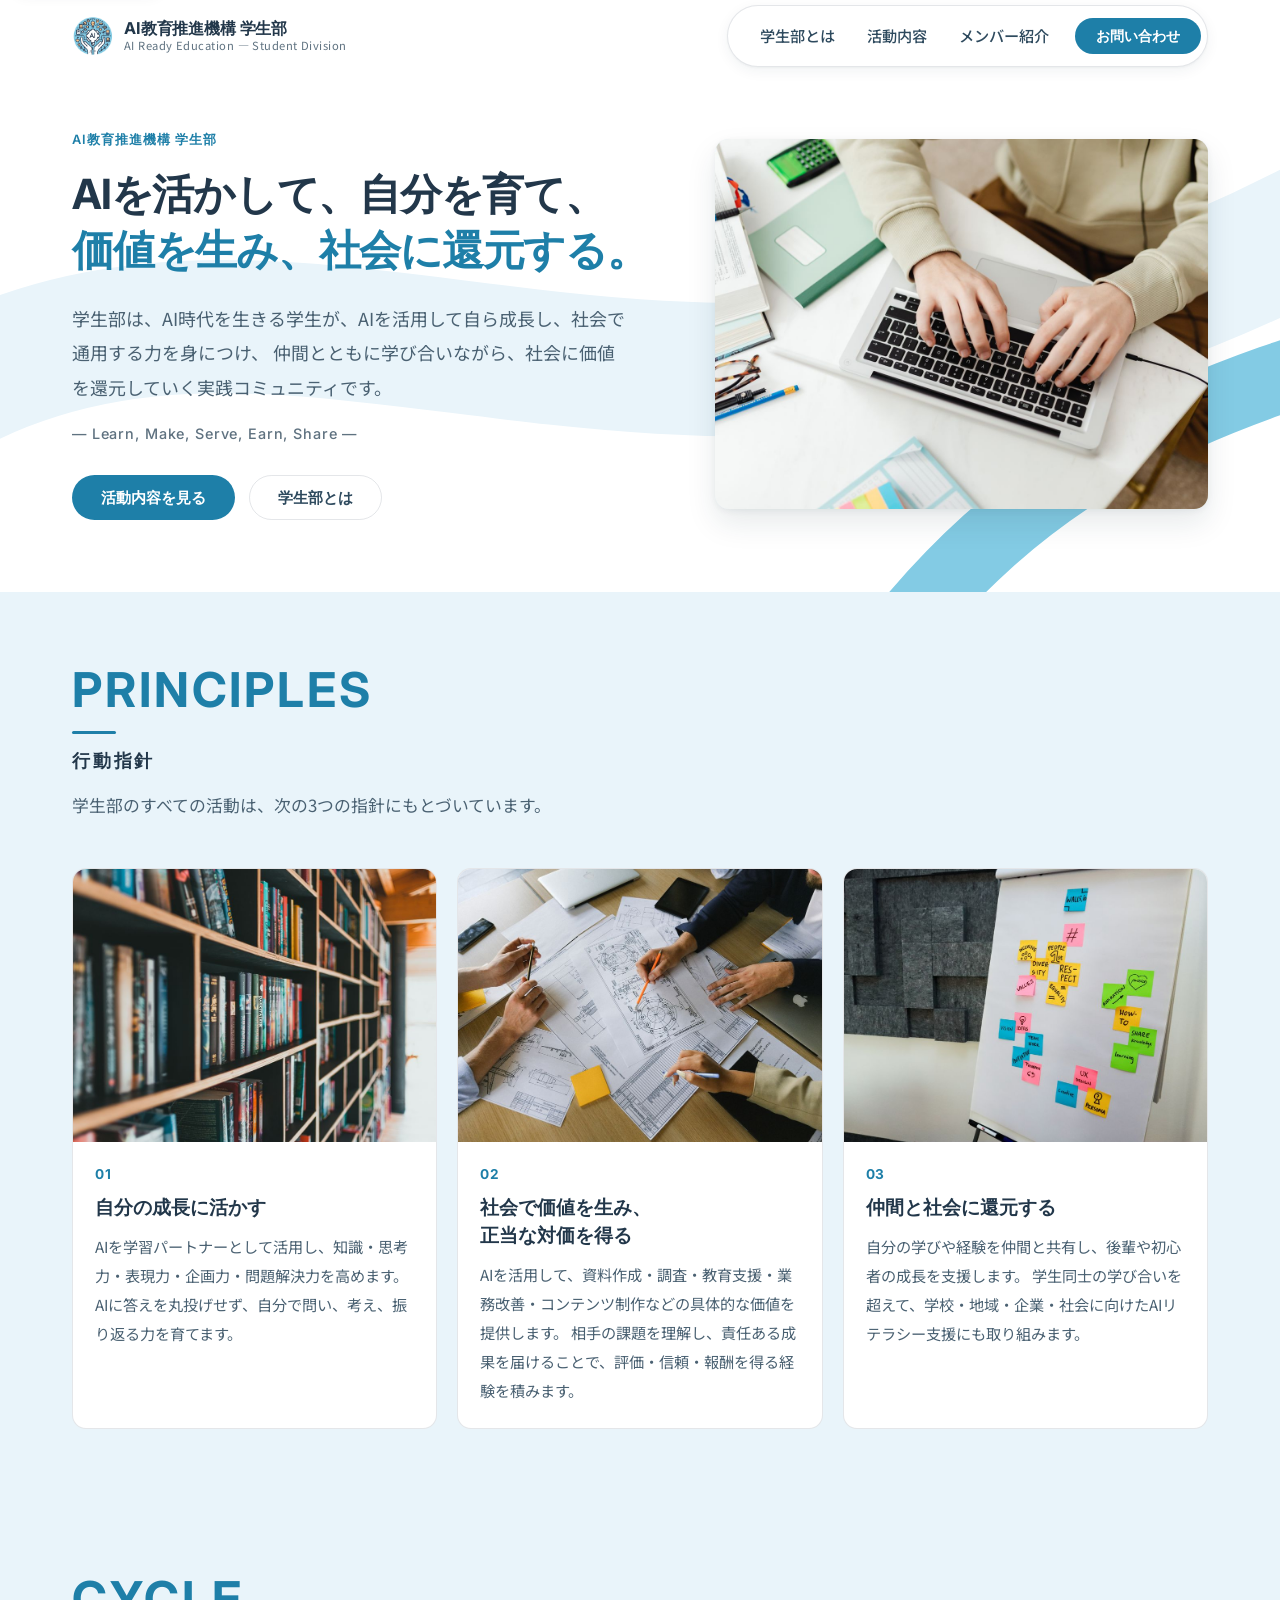
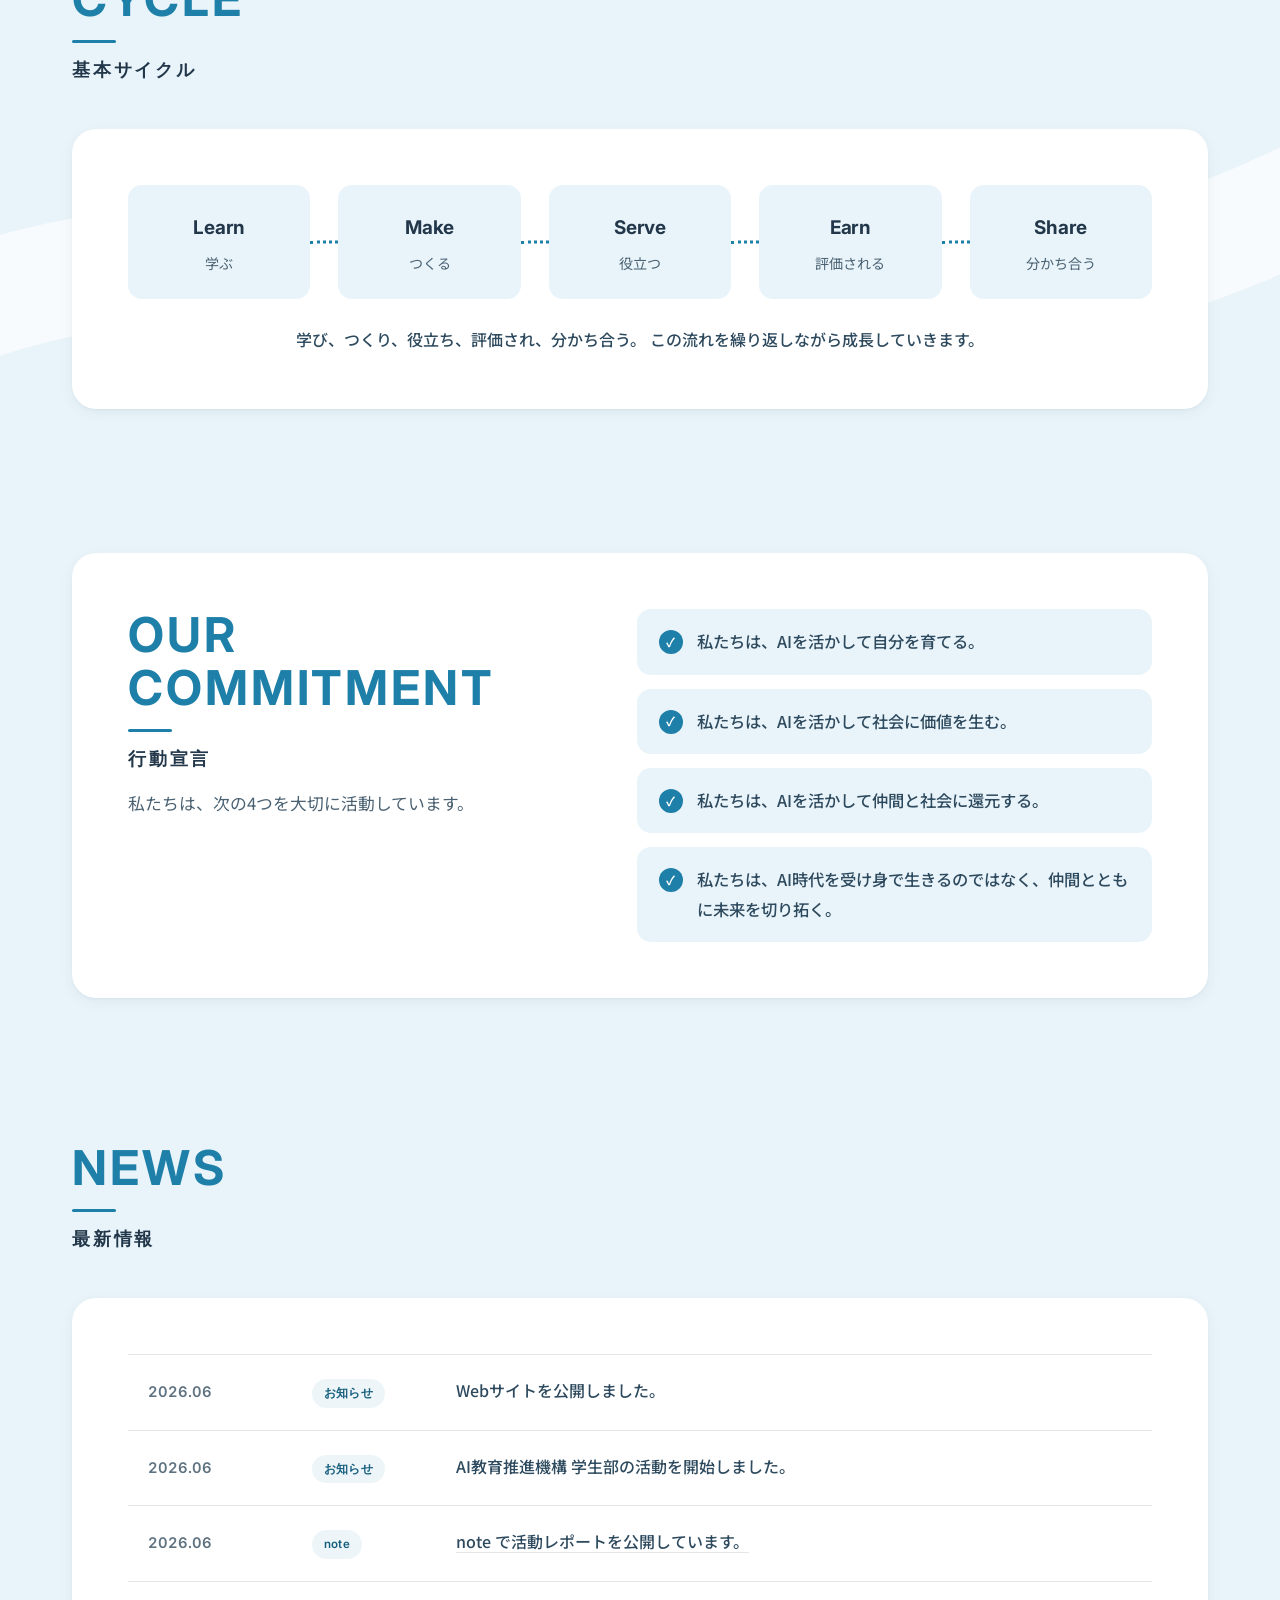
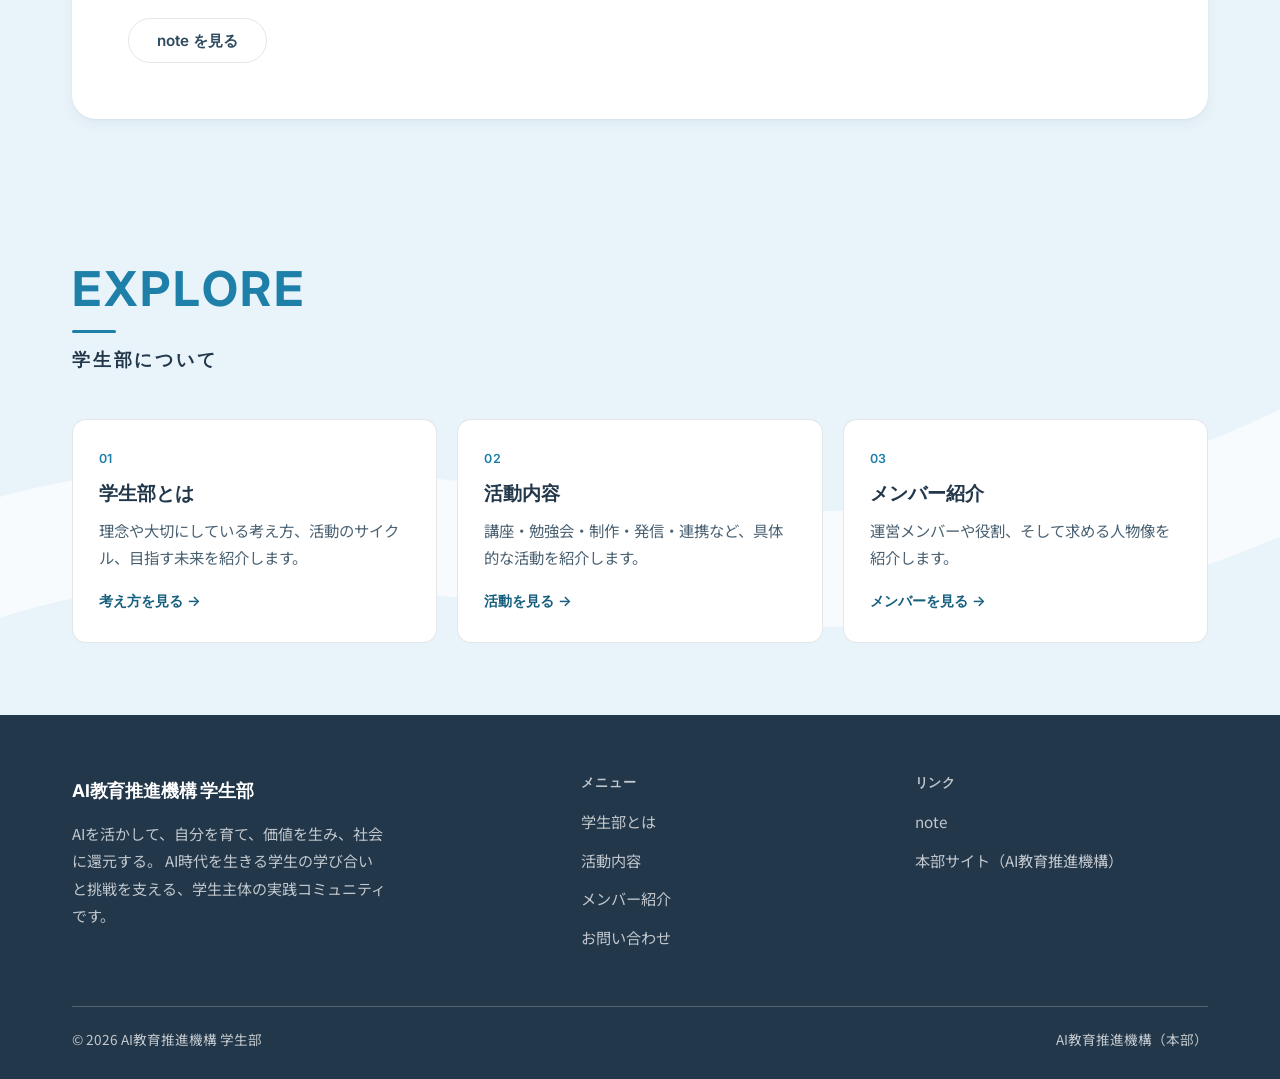
<file: index.html>
<!DOCTYPE html>
<!-- =====================================================================
  公開先（確定）: GitHub Pages プロジェクトページ（案B）
    https://shunta-tf.github.io/ai_ready_stu/
  パス方針: サブパス配下のため、リンク・アセットは相対パス（css/... , about.html）で記述。
  絶対URL（canonical / og / JSON-LD）の BASE = https://shunta-tf.github.io/ai_ready_stu
===================================================================== -->
<html lang="ja">
<head>
  <meta charset="UTF-8">
  <!-- Search Console 登録時に、取得した google-site-verification の meta タグをここに貼る -->
  <meta name="viewport" content="width=device-width, initial-scale=1.0">
  <meta name="description" content="AI教育推進機構 学生部は、AI時代を生きる学生がAIを活用して自ら成長し、仲間と学び合いながら社会に価値を還元する実践コミュニティです。行動指針・活動内容・メンバー紹介はこちら。">
  <title>AI教育推進機構 学生部 ｜ AIを活かして、自分を育て、価値を生み、社会に還元する</title>
  <link rel="canonical" href="https://shunta-tf.github.io/ai_ready_stu/">

  <meta property="og:type" content="website">
  <meta property="og:site_name" content="AI教育推進機構 学生部">
  <meta property="og:locale" content="ja_JP">
  <meta property="og:title" content="AI教育推進機構 学生部">
  <meta property="og:description" content="AIを活かして、自分を育て、価値を生み、社会に還元する。AI時代を生きる学生の成長を支える、学生主体の実践コミュニティです。">
  <meta property="og:url" content="https://shunta-tf.github.io/ai_ready_stu/">
  <meta property="og:image" content="https://shunta-tf.github.io/ai_ready_stu/images/hero/ogp.jpg">
  <meta name="twitter:card" content="summary_large_image">
  <meta name="twitter:title" content="AI教育推進機構 学生部">
  <meta name="twitter:description" content="AIを活かして、自分を育て、価値を生み、社会に還元する。学生主体の実践コミュニティ。">
  <meta name="twitter:image" content="https://shunta-tf.github.io/ai_ready_stu/images/hero/ogp.jpg">

  <link rel="icon" type="image/png" sizes="192x192" href="images/favicon-192.png">
  <link rel="apple-touch-icon" href="images/favicon-192.png">

  <link rel="preconnect" href="https://fonts.googleapis.com">
  <link rel="preconnect" href="https://fonts.gstatic.com" crossorigin>
  <link href="https://fonts.googleapis.com/css2?family=Inter:wght@400;500;600;700&family=Noto+Sans+JP:wght@400;500;700&display=swap" rel="stylesheet">
  <link rel="stylesheet" href="css/style.css">

  <!-- 構造化データ: EducationalOrganization（本部を parentOrganization に） -->
  <script type="application/ld+json">
  {
    "@context": "https://schema.org",
    "@type": "EducationalOrganization",
    "name": "AI教育推進機構 学生部",
    "url": "https://shunta-tf.github.io/ai_ready_stu/",
    "logo": "https://shunta-tf.github.io/ai_ready_stu/images/logo-icon.png",
    "description": "AI時代を生きる学生が、AIを活用して自ら成長し、仲間と学び合いながら社会に価値を還元する学生主体の実践コミュニティ。",
    "parentOrganization": {
      "@type": "Organization",
      "name": "AI教育推進機構",
      "url": "https://ai-ready-education.org/"
    },
    "sameAs": [
      "https://note.com/ai_re_stu"
    ]
  }
  </script>
</head>

<body class="home-page">
  <a class="skip-link" href="#main">本文へスキップ</a>

  <header class="site-header">
    <div class="header-inner">
      <a class="brand" href="index.html" aria-label="AI教育推進機構 学生部 トップへ">
        <img class="brand-logo" src="images/logo-icon.png" alt="" width="238" height="238">
        <span class="brand-text">
          <span class="brand-name">AI教育推進機構 学生部</span>
          <span class="brand-sub">AI Ready Education — Student Division</span>
        </span>
      </a>
      <button class="nav-toggle" aria-label="メニューを開く" aria-expanded="false" aria-controls="primary-nav">
        <span></span><span></span><span></span>
      </button>
      <nav class="nav" id="primary-nav" aria-label="グローバルナビゲーション">
        <ul class="nav-list">
          <li><a class="nav-link" href="about.html">学生部とは</a></li>
          <li><a class="nav-link" href="activities.html">活動内容</a></li>
          <li><a class="nav-link" href="members.html">メンバー紹介</a></li>
        </ul>
        <a class="btn btn-primary nav-cta" href="contact.html">お問い合わせ</a>
      </nav>
    </div>
  </header>

  <main id="main">

    <!-- ヒーロー（メインメッセージ + 写真） -->
    <section class="hero" aria-label="イントロダクション">
      <div class="container">
        <div class="hero-grid">
          <div class="hero-content">
            <p class="eyebrow">AI教育推進機構 学生部</p>
            <h1 class="hero-title"><span class="np">AIを活かして、</span><span class="np">自分を育て、</span><br><span class="accent-line"><span class="np">価値を生み、</span><span class="np">社会に還元する。</span></span></h1>
            <p class="hero-lead">
              学生部は、AI時代を生きる学生が、AIを活用して自ら成長し、社会で通用する力を身につけ、
              仲間とともに学び合いながら、社会に価値を還元していく実践コミュニティです。
            </p>
            <p class="hero-sub-en">— Learn, Make, Serve, Earn, Share —</p>
            <div class="hero-actions">
              <a class="btn btn-primary" href="activities.html">活動内容を見る</a>
              <a class="btn btn-ghost" href="about.html">学生部とは</a>
            </div>
          </div>
          <div class="photo-frame hero-photo">
            <img src="images/photos/hero-study.jpg" alt="" width="1200" height="900" fetchpriority="high">
          </div>
        </div>
      </div>
    </section>

    <!-- 行動指針（3つの柱） -->
    <section class="section section--alt" aria-labelledby="principles-title">
      <div class="container">
        <div class="section-header fade-in">
          <p class="section-label">Principles</p>
          <h2 class="section-title" id="principles-title">行動指針</h2>
          <p class="section-lead">学生部のすべての活動は、次の3つの指針にもとづいています。</p>
        </div>
        <div class="grid grid-3">
          <article class="card pillar-card fade-in">
            <div class="pillar-thumb"><img src="images/photos/pillar-learn.jpg" alt="" loading="lazy" width="900" height="675"></div>
            <div class="article-body">
              <p class="pillar-num">01</p>
              <h3 class="pillar-title">自分の成長に活かす</h3>
              <p class="pillar-body">
                AIを学習パートナーとして活用し、知識・思考力・表現力・企画力・問題解決力を高めます。
                AIに答えを丸投げせず、自分で問い、考え、振り返る力を育てます。
              </p>
            </div>
          </article>
          <article class="card pillar-card fade-in">
            <div class="pillar-thumb"><img src="images/photos/pillar-create.jpg" alt="" loading="lazy" width="900" height="675"></div>
            <div class="article-body">
              <p class="pillar-num">02</p>
              <h3 class="pillar-title">社会で価値を生み、正当な対価を得る</h3>
              <p class="pillar-body">
                AIを活用して、資料作成・調査・教育支援・業務改善・コンテンツ制作などの具体的な価値を提供します。
                相手の課題を理解し、責任ある成果を届けることで、評価・信頼・報酬を得る経験を積みます。
              </p>
            </div>
          </article>
          <article class="card pillar-card fade-in">
            <div class="pillar-thumb"><img src="images/photos/pillar-share.jpg" alt="" loading="lazy" width="900" height="675"></div>
            <div class="article-body">
              <p class="pillar-num">03</p>
              <h3 class="pillar-title">仲間と社会に還元する</h3>
              <p class="pillar-body">
                自分の学びや経験を仲間と共有し、後輩や初心者の成長を支援します。
                学生同士の学び合いを超えて、学校・地域・企業・社会に向けたAIリテラシー支援にも取り組みます。
              </p>
            </div>
          </article>
        </div>
      </div>
    </section>

    <!-- 基本サイクル -->
    <section class="section section--alt section--deco" aria-labelledby="cycle-title">
      <div class="container">
        <div class="section-header fade-in">
          <p class="section-label">Cycle</p>
          <h2 class="section-title" id="cycle-title">基本サイクル</h2>
        </div>
        <div class="panel fade-in">
          <ol class="cycle-flow" role="list">
            <li class="cycle-step"><p class="cycle-en">Learn</p><p class="cycle-ja">学ぶ</p></li>
            <li class="cycle-step"><p class="cycle-en">Make</p><p class="cycle-ja">つくる</p></li>
            <li class="cycle-step"><p class="cycle-en">Serve</p><p class="cycle-ja">役立つ</p></li>
            <li class="cycle-step"><p class="cycle-en">Earn</p><p class="cycle-ja">評価される</p></li>
            <li class="cycle-step"><p class="cycle-en">Share</p><p class="cycle-ja">分かち合う</p></li>
          </ol>
          <p class="cycle-caption"><span class="np">学び、つくり、</span><span class="np">役立ち、</span><span class="np">評価され、</span><span class="np">分かち合う。</span> <span class="np">この流れを</span><span class="np">繰り返しながら</span><span class="np">成長していきます。</span></p>
        </div>
      </div>
    </section>

    <!-- 行動宣言 -->
    <section class="section section--alt" aria-labelledby="declaration-title">
      <div class="container">
        <div class="panel statement-wrap fade-in">
          <div>
            <p class="section-label">Our commitment</p>
            <h2 class="section-title" id="declaration-title">行動宣言</h2>
            <p class="section-lead">私たちは、次の4つを大切に活動しています。</p>
          </div>
          <ul class="declaration-list" role="list">
            <li class="declaration-item">私たちは、AIを活かして自分を育てる。</li>
            <li class="declaration-item">私たちは、AIを活かして社会に価値を生む。</li>
            <li class="declaration-item">私たちは、AIを活かして仲間と社会に還元する。</li>
            <li class="declaration-item">私たちは、AI時代を受け身で生きるのではなく、仲間とともに未来を切り拓く。</li>
          </ul>
        </div>
      </div>
    </section>

    <!-- 最新情報 -->
    <section class="section section--alt" aria-labelledby="news-title">
      <div class="container">
        <div class="section-header fade-in">
          <p class="section-label">News</p>
          <h2 class="section-title" id="news-title">最新情報</h2>
        </div>
        <div class="panel fade-in">
        <!-- 暫定の仮データ。確定した活動から新しい順に追記する。 -->
        <ul class="news-list" role="list">
          <li class="news-item">
            <time class="news-date" datetime="2026-06-16">2026.06</time>
            <span class="news-cat">お知らせ</span>
            <span class="news-title">Webサイトを公開しました。</span>
          </li>
          <li class="news-item">
            <time class="news-date" datetime="2026-06-16">2026.06</time>
            <span class="news-cat">お知らせ</span>
            <span class="news-title">AI教育推進機構 学生部の活動を開始しました。</span>
          </li>
          <li class="news-item">
            <time class="news-date" datetime="2026-06-16">2026.06</time>
            <span class="news-cat">note</span>
            <a class="news-title" href="https://note.com/ai_re_stu" target="_blank" rel="noopener">note で活動レポートを公開しています。</a>
          </li>
        </ul>
        <div class="news-more">
          <a class="btn btn-ghost" href="https://note.com/ai_re_stu" target="_blank" rel="noopener">note を見る</a>
        </div>
        </div>
      </div>
    </section>

    <!-- 3つのメニュー -->
    <section class="section section--alt section--deco" aria-labelledby="menu-title">
      <div class="container">
        <div class="section-header fade-in">
          <p class="section-label">Explore</p>
          <h2 class="section-title" id="menu-title">学生部について</h2>
        </div>
        <div class="grid grid-3">
          <article class="card fade-in">
            <p class="card-eyebrow">01</p>
            <h3 class="card-title">学生部とは</h3>
            <p class="card-body">理念や大切にしている考え方、活動のサイクル、目指す未来を紹介します。</p>
            <div class="card-foot"><a class="card-link" href="about.html">考え方を見る →</a></div>
          </article>
          <article class="card fade-in">
            <p class="card-eyebrow">02</p>
            <h3 class="card-title">活動内容</h3>
            <p class="card-body">講座・勉強会・制作・発信・連携など、具体的な活動を紹介します。</p>
            <div class="card-foot"><a class="card-link" href="activities.html">活動を見る →</a></div>
          </article>
          <article class="card fade-in">
            <p class="card-eyebrow">03</p>
            <h3 class="card-title">メンバー紹介</h3>
            <p class="card-body">運営メンバーや役割、そして求める人物像を紹介します。</p>
            <div class="card-foot"><a class="card-link" href="members.html">メンバーを見る →</a></div>
          </article>
        </div>
      </div>
    </section>

  </main>

  <footer class="site-footer">
    <div class="container">
      <div class="footer-grid">
        <div class="footer-col footer-brand">
          <span class="brand-name">AI教育推進機構 学生部</span>
          <p class="footer-tagline">
            AIを活かして、自分を育て、価値を生み、社会に還元する。
            AI時代を生きる学生の学び合いと挑戦を支える、学生主体の実践コミュニティです。
          </p>
        </div>
        <div class="footer-col">
          <h3>メニュー</h3>
          <ul>
            <li><a href="about.html">学生部とは</a></li>
            <li><a href="activities.html">活動内容</a></li>
            <li><a href="members.html">メンバー紹介</a></li>
            <li><a href="contact.html">お問い合わせ</a></li>
          </ul>
        </div>
        <div class="footer-col">
          <h3>リンク</h3>
          <ul>
            <li><a href="https://note.com/ai_re_stu" target="_blank" rel="noopener">note</a></li>
            <li><a href="https://ai-ready-education.org/" target="_blank" rel="noopener">本部サイト（AI教育推進機構）</a></li>
          </ul>
        </div>
      </div>
      <div class="footer-bottom">
        <span>© 2026 AI教育推進機構 学生部</span>
        <a href="https://ai-ready-education.org/" target="_blank" rel="noopener">AI教育推進機構（本部）</a>
      </div>
    </div>
  </footer>

  <script src="js/main.js"></script>
</body>
</html>
</file>
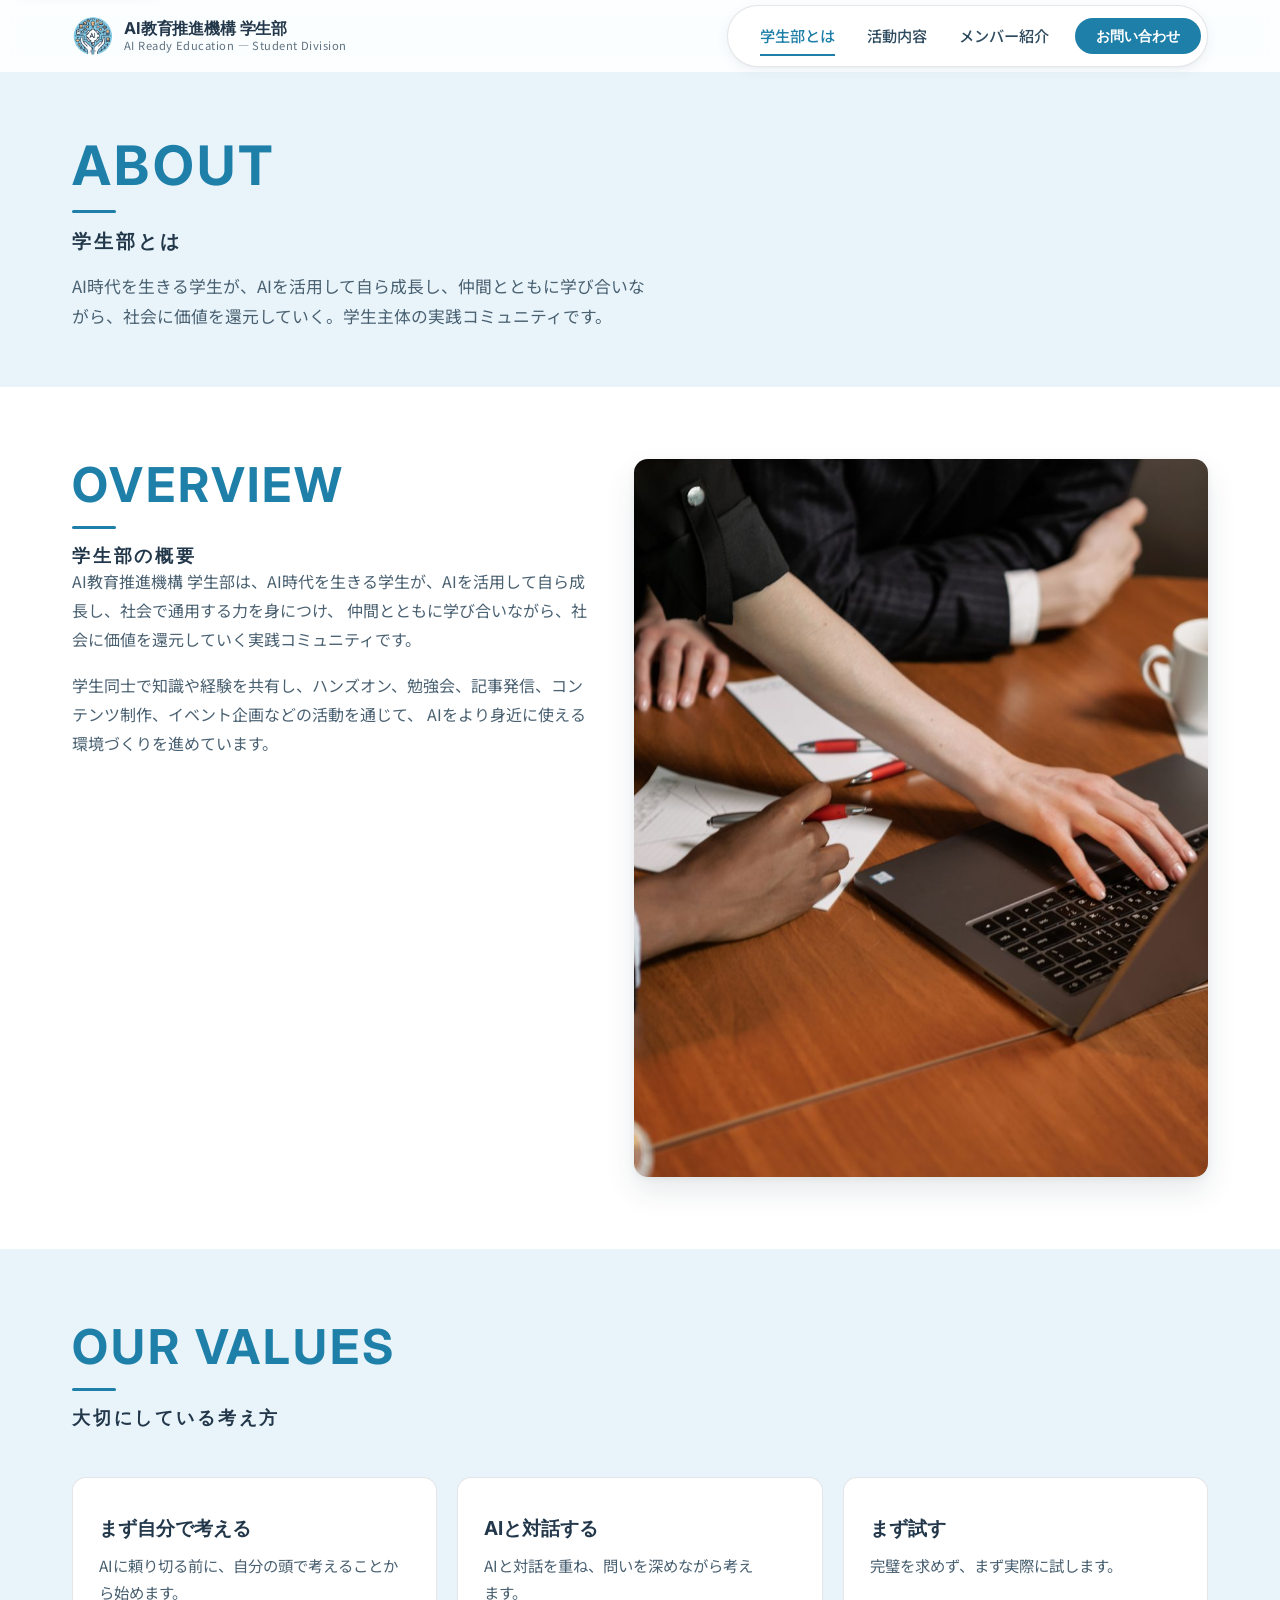
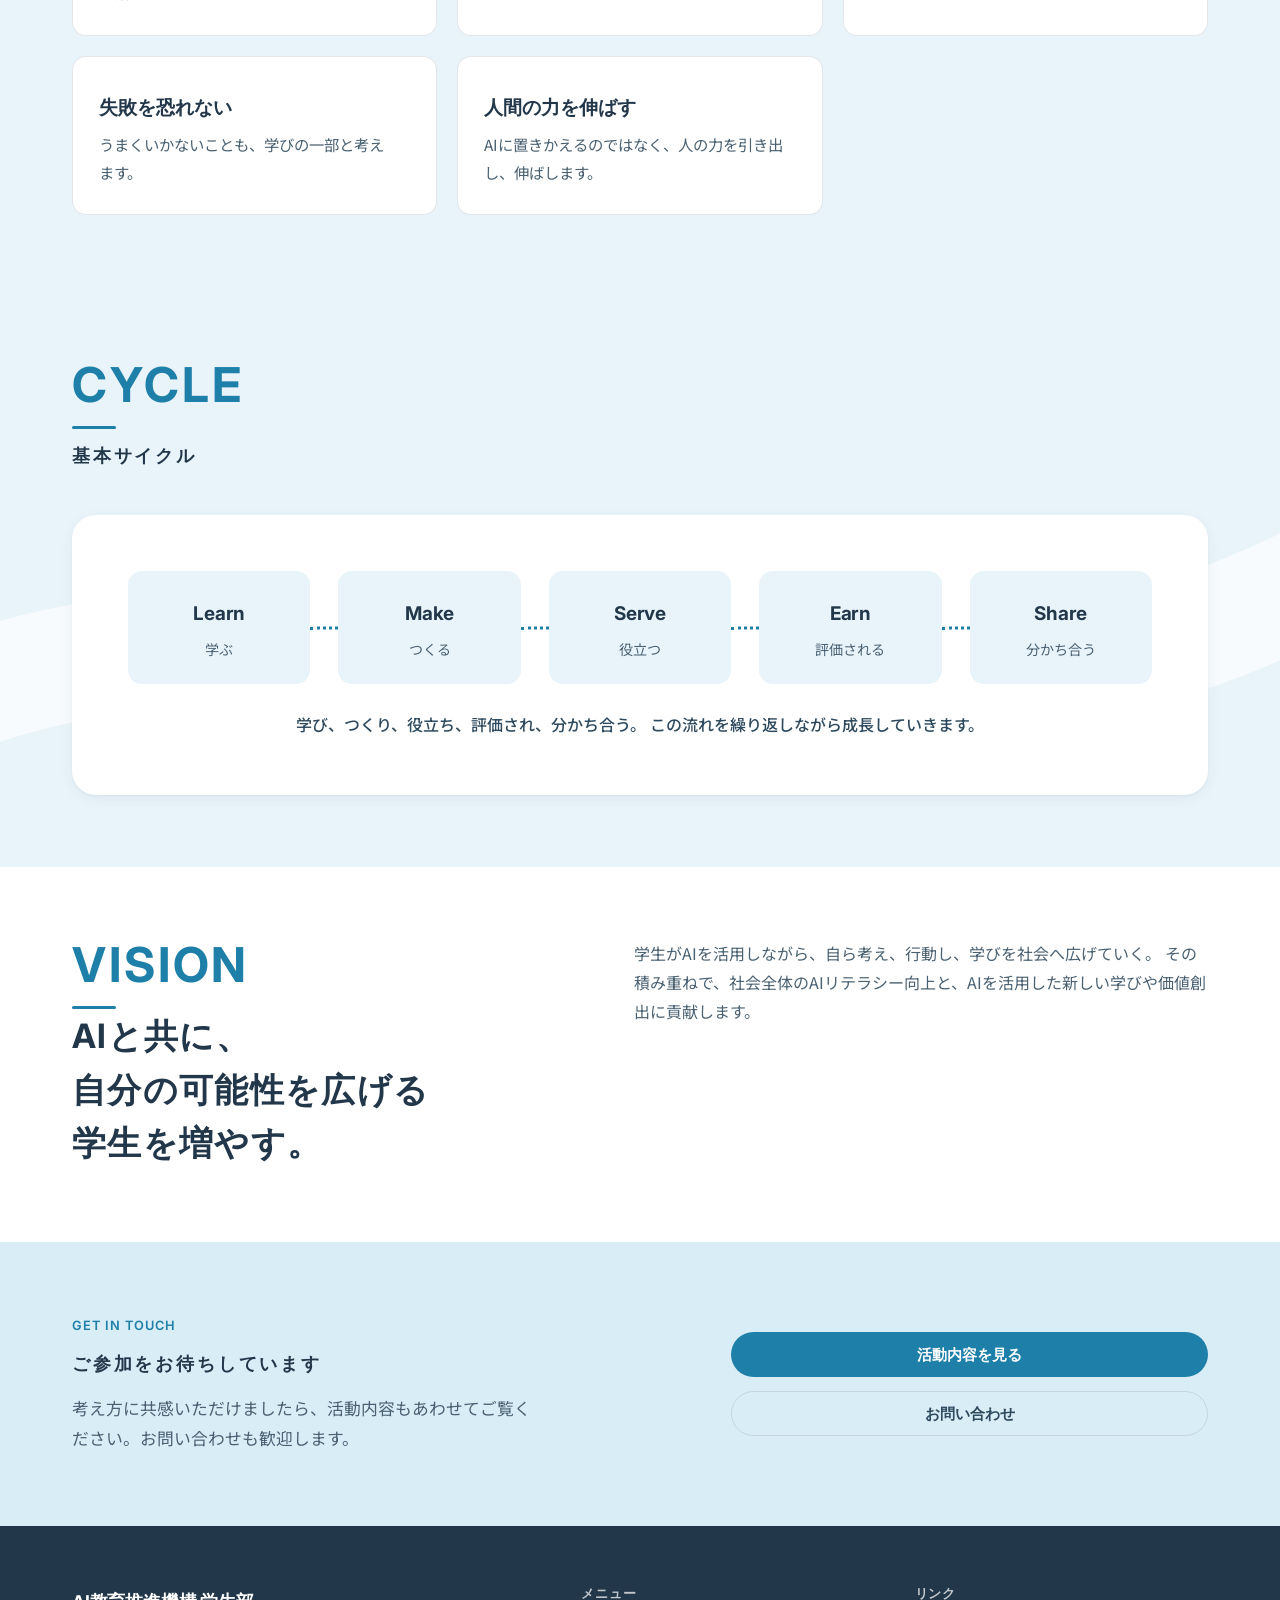
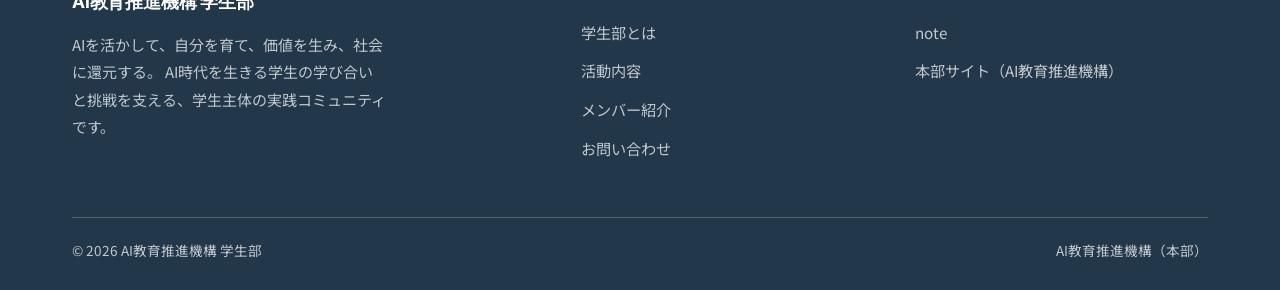
<file: about.html>
<!DOCTYPE html>
<!-- 公開先: https://shunta-tf.github.io/ai_ready_stu/  リンク・アセットは相対パス -->
<html lang="ja">
<head>
  <meta charset="UTF-8">
  <meta name="viewport" content="width=device-width, initial-scale=1.0">
  <meta name="description" content="AI教育推進機構 学生部とは。AI時代を生きる学生が、AIを活用して自ら成長し、仲間と学び合いながら社会に価値を還元する実践コミュニティです。概要・考え方・基本サイクル・目指す未来を紹介します。">
  <title>学生部とは — AI教育推進機構 学生部</title>
  <link rel="canonical" href="https://shunta-tf.github.io/ai_ready_stu/about.html">

  <meta property="og:type" content="website">
  <meta property="og:site_name" content="AI教育推進機構 学生部">
  <meta property="og:locale" content="ja_JP">
  <meta property="og:title" content="学生部とは — AI教育推進機構 学生部">
  <meta property="og:description" content="AI時代を生きる学生が、AIを活用して自ら成長し、社会に価値を還元する実践コミュニティ。考え方・基本サイクル・目指す未来を紹介します。">
  <meta property="og:url" content="https://shunta-tf.github.io/ai_ready_stu/about.html">
  <meta property="og:image" content="https://shunta-tf.github.io/ai_ready_stu/images/hero/ogp.jpg">
  <meta name="twitter:card" content="summary_large_image">
  <meta name="twitter:title" content="学生部とは — AI教育推進機構 学生部">
  <meta name="twitter:description" content="AIを活かして、自分を育て、価値を生み、社会に還元する。学生主体の実践コミュニティです。">
  <meta name="twitter:image" content="https://shunta-tf.github.io/ai_ready_stu/images/hero/ogp.jpg">

  <link rel="icon" type="image/png" sizes="192x192" href="images/favicon-192.png">
  <link rel="apple-touch-icon" href="images/favicon-192.png">

  <link rel="preconnect" href="https://fonts.googleapis.com">
  <link rel="preconnect" href="https://fonts.gstatic.com" crossorigin>
  <link href="https://fonts.googleapis.com/css2?family=Inter:wght@400;500;600;700&family=Noto+Sans+JP:wght@400;500;700&display=swap" rel="stylesheet">
  <link rel="stylesheet" href="css/style.css">

  <script type="application/ld+json">
  {
    "@context": "https://schema.org",
    "@type": "BreadcrumbList",
    "itemListElement": [
      { "@type": "ListItem", "position": 1, "name": "トップ", "item": "https://shunta-tf.github.io/ai_ready_stu/" },
      { "@type": "ListItem", "position": 2, "name": "学生部とは", "item": "https://shunta-tf.github.io/ai_ready_stu/about.html" }
    ]
  }
  </script>
</head>

<body>
  <a class="skip-link" href="#main">本文へスキップ</a>

  <header class="site-header">
    <div class="header-inner">
      <a class="brand" href="index.html" aria-label="AI教育推進機構 学生部 トップへ">
        <img class="brand-logo" src="images/logo-icon.png" alt="" width="238" height="238">
        <span class="brand-text">
          <span class="brand-name">AI教育推進機構 学生部</span>
          <span class="brand-sub">AI Ready Education — Student Division</span>
        </span>
      </a>
      <button class="nav-toggle" aria-label="メニューを開く" aria-expanded="false" aria-controls="primary-nav">
        <span></span><span></span><span></span>
      </button>
      <nav class="nav" id="primary-nav" aria-label="グローバルナビゲーション">
        <ul class="nav-list">
          <li><a class="nav-link" href="about.html">学生部とは</a></li>
          <li><a class="nav-link" href="activities.html">活動内容</a></li>
          <li><a class="nav-link" href="members.html">メンバー紹介</a></li>
        </ul>
        <a class="btn btn-primary nav-cta" href="contact.html">お問い合わせ</a>
      </nav>
    </div>
  </header>

  <main id="main">

    <section class="page-hero">
      <div class="container">
        <p class="eyebrow">About</p>
        <h1 class="page-title">学生部とは</h1>
        <p class="page-lead">
          AI時代を生きる学生が、AIを活用して自ら成長し、仲間とともに学び合いながら、社会に価値を還元していく。学生主体の実践コミュニティです。
        </p>
      </div>
    </section>

    <!-- 概要 -->
    <section class="section" aria-labelledby="overview-title">
      <div class="container statement-wrap">
        <div class="fade-in">
          <p class="section-label">Overview</p>
          <h2 class="section-title" id="overview-title">学生部の概要</h2>
          <div class="prose">
            <p>
              AI教育推進機構 学生部は、AI時代を生きる学生が、AIを活用して自ら成長し、社会で通用する力を身につけ、
              仲間とともに学び合いながら、社会に価値を還元していく実践コミュニティです。
            </p>
            <p>
              学生同士で知識や経験を共有し、ハンズオン、勉強会、記事発信、コンテンツ制作、イベント企画などの活動を通じて、
              AIをより身近に使える環境づくりを進めています。
            </p>
          </div>
        </div>
        <div class="photo-frame photo-frame--tall fade-in">
          <img src="images/photos/about-team.jpg" alt="" loading="lazy" width="900" height="1100">
        </div>
      </div>
    </section>

    <!-- 大切にしている考え方 -->
    <section class="section section--alt" aria-labelledby="values-title">
      <div class="container">
        <div class="section-header fade-in">
          <p class="section-label">Our values</p>
          <h2 class="section-title" id="values-title">大切にしている考え方</h2>
        </div>
        <div class="grid grid-3">
          <article class="card fade-in">
            <h3 class="card-title">まず自分で考える</h3>
            <p class="card-body">AIに頼り切る前に、自分の頭で考えることから始めます。</p>
          </article>
          <article class="card fade-in">
            <h3 class="card-title">AIと対話する</h3>
            <p class="card-body">AIと対話を重ね、問いを深めながら考えます。</p>
          </article>
          <article class="card fade-in">
            <h3 class="card-title">まず試す</h3>
            <p class="card-body">完璧を求めず、まず実際に試します。</p>
          </article>
          <article class="card fade-in">
            <h3 class="card-title">失敗を恐れない</h3>
            <p class="card-body">うまくいかないことも、学びの一部と考えます。</p>
          </article>
          <article class="card fade-in">
            <h3 class="card-title">人間の力を伸ばす</h3>
            <p class="card-body">AIに置きかえるのではなく、人の力を引き出し、伸ばします。</p>
          </article>
        </div>
      </div>
    </section>

    <!-- 基本サイクル -->
    <section class="section section--alt section--deco" aria-labelledby="cycle-title">
      <div class="container">
        <div class="section-header fade-in">
          <p class="section-label">Cycle</p>
          <h2 class="section-title" id="cycle-title">基本サイクル</h2>
        </div>
        <div class="panel fade-in">
          <ol class="cycle-flow" role="list">
            <li class="cycle-step"><p class="cycle-en">Learn</p><p class="cycle-ja">学ぶ</p></li>
            <li class="cycle-step"><p class="cycle-en">Make</p><p class="cycle-ja">つくる</p></li>
            <li class="cycle-step"><p class="cycle-en">Serve</p><p class="cycle-ja">役立つ</p></li>
            <li class="cycle-step"><p class="cycle-en">Earn</p><p class="cycle-ja">評価される</p></li>
            <li class="cycle-step"><p class="cycle-en">Share</p><p class="cycle-ja">分かち合う</p></li>
          </ol>
          <p class="cycle-caption"><span class="np">学び、つくり、</span><span class="np">役立ち、</span><span class="np">評価され、</span><span class="np">分かち合う。</span> <span class="np">この流れを</span><span class="np">繰り返しながら</span><span class="np">成長していきます。</span></p>
        </div>
      </div>
    </section>

    <!-- 目指す未来 -->
    <section class="section" aria-labelledby="future-title">
      <div class="container statement-wrap">
        <div class="fade-in">
          <p class="section-label">Vision</p>
          <h2 class="statement" id="future-title"><span class="np">AIと共に、</span><br><span class="np">自分の可能性を広げる</span><span class="np">学生を増やす。</span></h2>
        </div>
        <div class="prose fade-in">
          <p>
            学生がAIを活用しながら、自ら考え、行動し、学びを社会へ広げていく。
            その積み重ねで、社会全体のAIリテラシー向上と、AIを活用した新しい学びや価値創出に貢献します。
          </p>
        </div>
      </div>
    </section>

    <!-- CTA -->
    <section class="section cta" aria-labelledby="cta-title">
      <div class="container">
        <div class="cta-inner">
          <div class="fade-in">
            <p class="eyebrow">Get in touch</p>
            <h2 class="section-title" id="cta-title">ご参加をお待ちしています</h2>
            <p class="cta-lead">考え方に共感いただけましたら、活動内容もあわせてご覧ください。お問い合わせも歓迎します。</p>
          </div>
          <div class="cta-actions fade-in">
            <a class="btn btn-primary" href="activities.html">活動内容を見る</a>
            <a class="btn btn-ghost" href="contact.html">お問い合わせ</a>
          </div>
        </div>
      </div>
    </section>

  </main>

  <footer class="site-footer">
    <div class="container">
      <div class="footer-grid">
        <div class="footer-col footer-brand">
          <span class="brand-name">AI教育推進機構 学生部</span>
          <p class="footer-tagline">
            AIを活かして、自分を育て、価値を生み、社会に還元する。
            AI時代を生きる学生の学び合いと挑戦を支える、学生主体の実践コミュニティです。
          </p>
        </div>
        <div class="footer-col">
          <h3>メニュー</h3>
          <ul>
            <li><a href="about.html">学生部とは</a></li>
            <li><a href="activities.html">活動内容</a></li>
            <li><a href="members.html">メンバー紹介</a></li>
            <li><a href="contact.html">お問い合わせ</a></li>
          </ul>
        </div>
        <div class="footer-col">
          <h3>リンク</h3>
          <ul>
            <li><a href="https://note.com/ai_re_stu" target="_blank" rel="noopener">note</a></li>
            <li><a href="https://ai-ready-education.org/" target="_blank" rel="noopener">本部サイト（AI教育推進機構）</a></li>
          </ul>
        </div>
      </div>
      <div class="footer-bottom">
        <span>© 2026 AI教育推進機構 学生部</span>
        <a href="https://ai-ready-education.org/" target="_blank" rel="noopener">AI教育推進機構（本部）</a>
      </div>
    </div>
  </footer>

  <script src="js/main.js"></script>
</body>
</html>
</file>
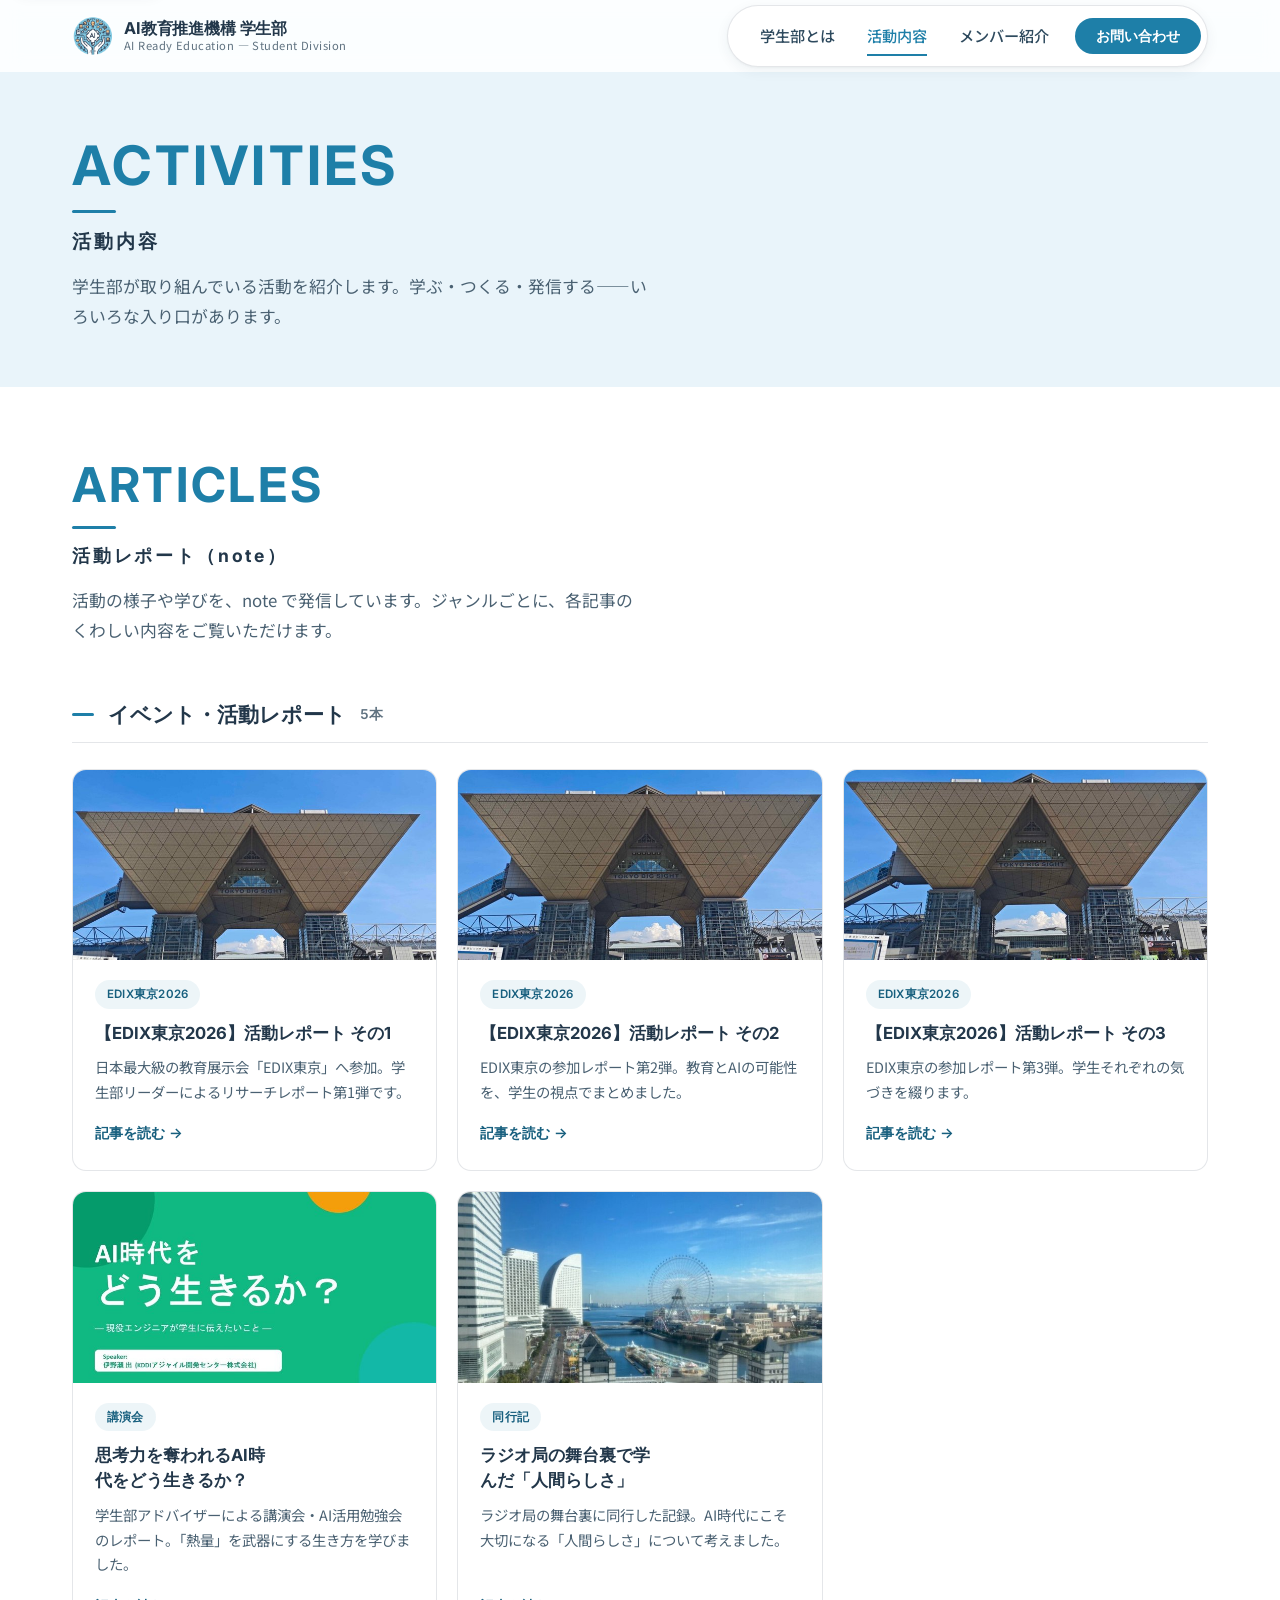
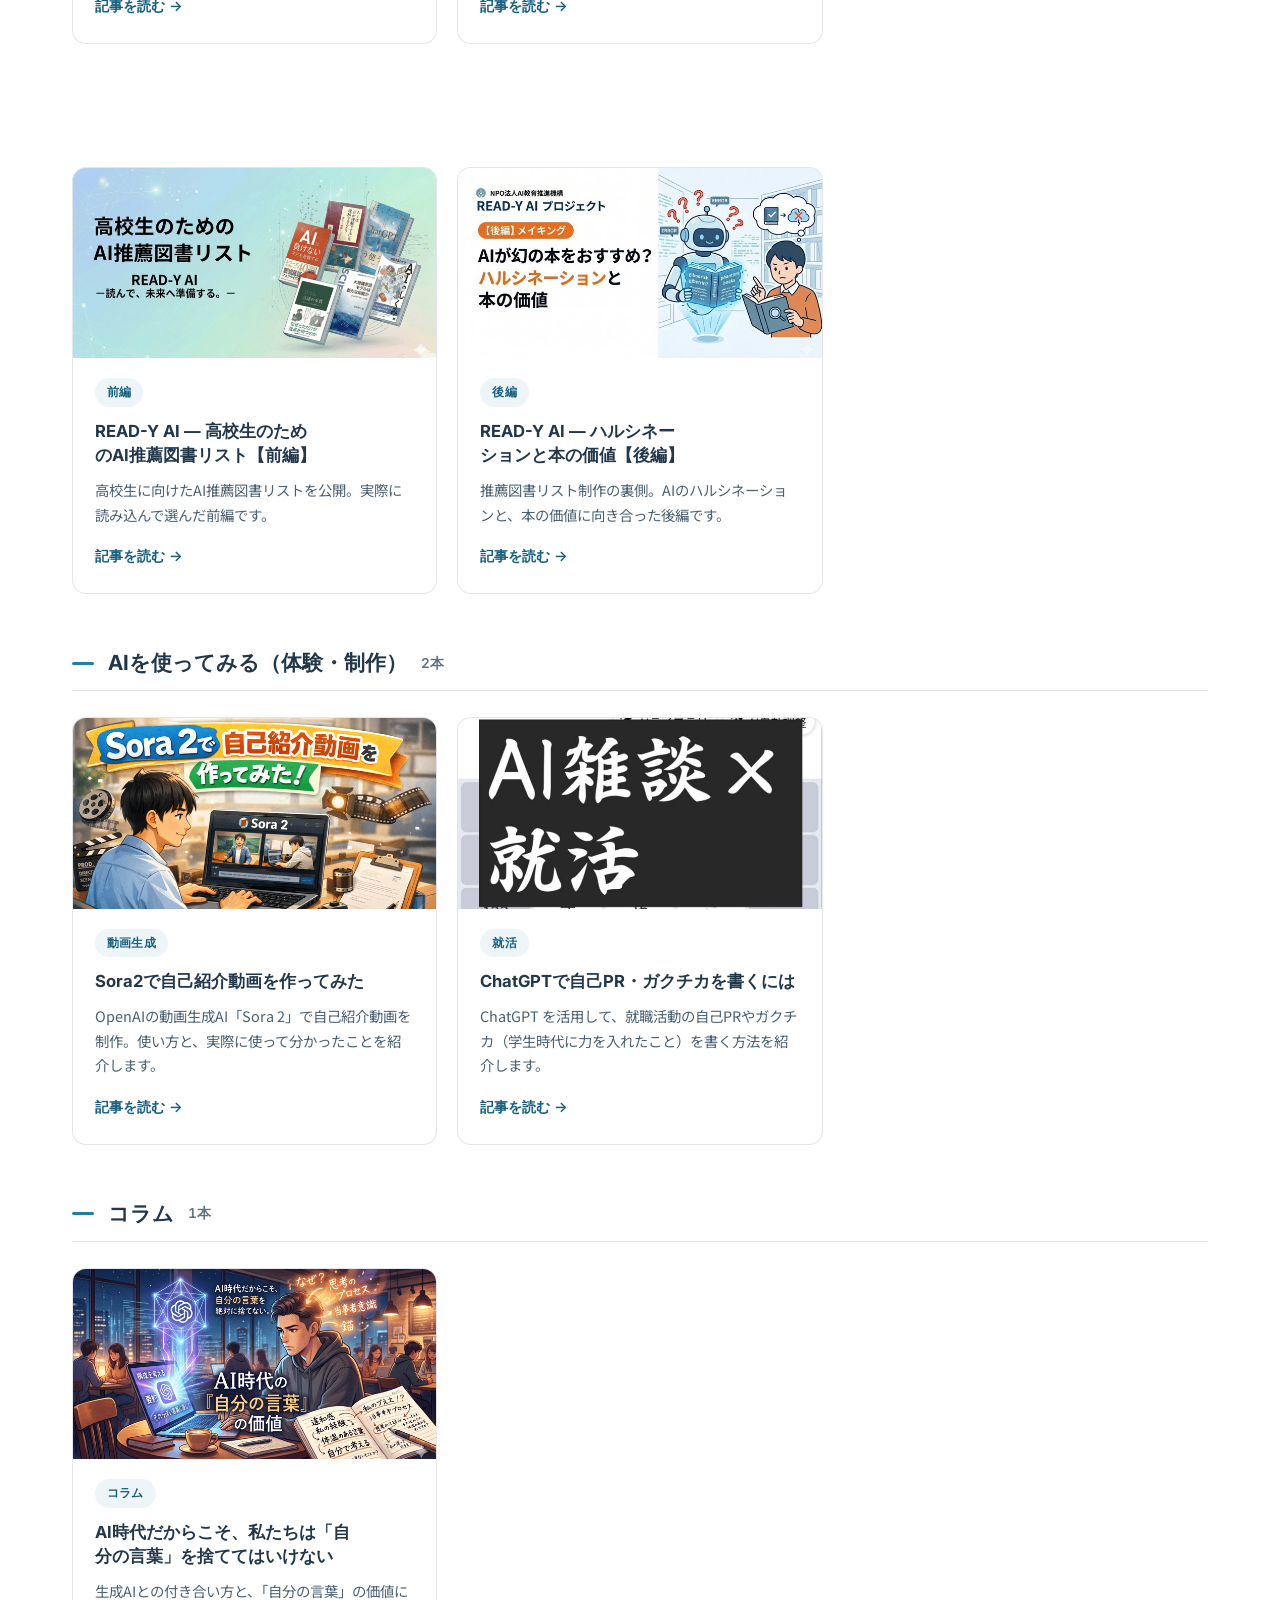
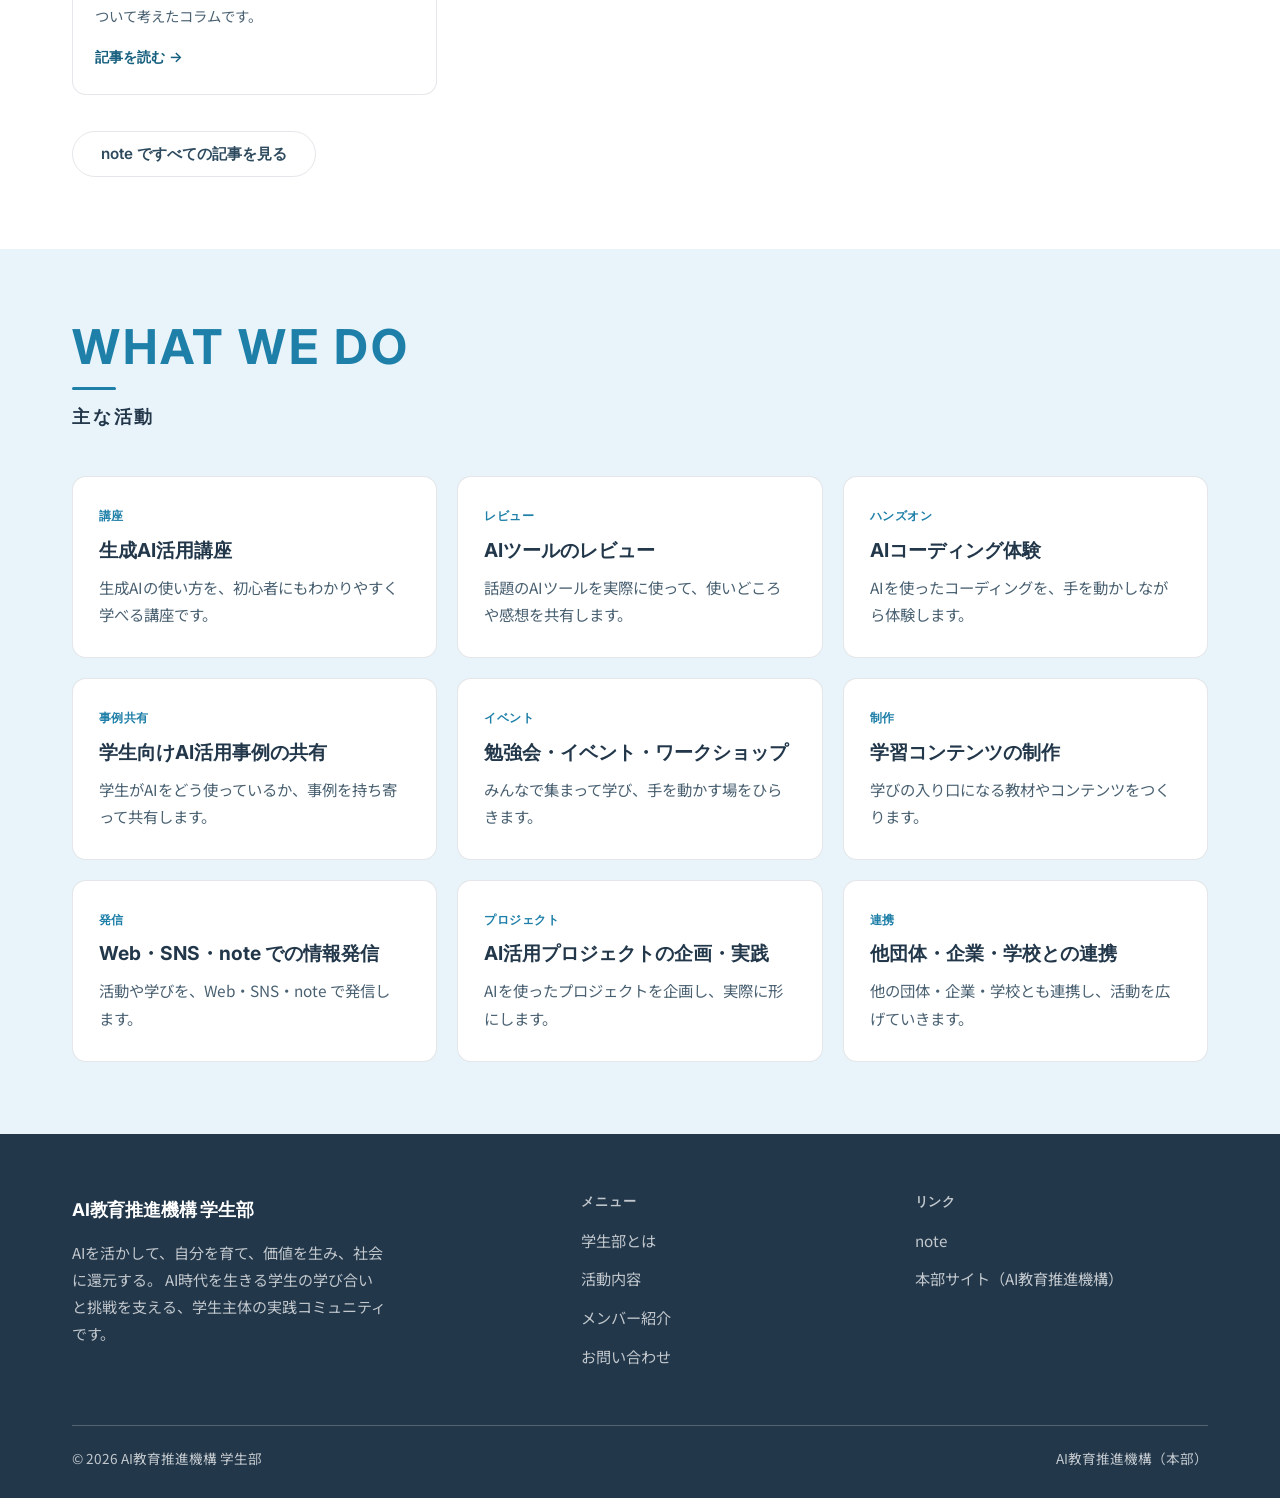
<file: activities.html>
<!DOCTYPE html>
<!-- 公開先: https://shunta-tf.github.io/ai_ready_stu/  リンク・アセットは相対パス -->
<html lang="ja">
<head>
  <meta charset="UTF-8">
  <meta name="viewport" content="width=device-width, initial-scale=1.0">
  <meta name="description" content="AI教育推進機構 学生部の活動内容。生成AI活用講座、AIツールのレビュー、AIコーディング体験、勉強会・イベント、コンテンツ制作、note発信、プロジェクト、他団体・企業・学校との連携など。">
  <title>活動内容 — AI教育推進機構 学生部</title>
  <link rel="canonical" href="https://shunta-tf.github.io/ai_ready_stu/activities.html">

  <meta property="og:type" content="website">
  <meta property="og:site_name" content="AI教育推進機構 学生部">
  <meta property="og:locale" content="ja_JP">
  <meta property="og:title" content="活動内容 — AI教育推進機構 学生部">
  <meta property="og:description" content="講座・レビュー・ハンズオン・勉強会・制作・発信・プロジェクト・連携。学生部の活動を紹介します。">
  <meta property="og:url" content="https://shunta-tf.github.io/ai_ready_stu/activities.html">
  <meta property="og:image" content="https://shunta-tf.github.io/ai_ready_stu/images/hero/ogp.jpg">
  <meta name="twitter:card" content="summary_large_image">
  <meta name="twitter:title" content="活動内容 — AI教育推進機構 学生部">
  <meta name="twitter:description" content="講座・勉強会・制作・発信・連携など、学生部の活動を紹介します。">
  <meta name="twitter:image" content="https://shunta-tf.github.io/ai_ready_stu/images/hero/ogp.jpg">

  <link rel="icon" type="image/png" sizes="192x192" href="images/favicon-192.png">
  <link rel="apple-touch-icon" href="images/favicon-192.png">

  <link rel="preconnect" href="https://fonts.googleapis.com">
  <link rel="preconnect" href="https://fonts.gstatic.com" crossorigin>
  <link href="https://fonts.googleapis.com/css2?family=Inter:wght@400;500;600;700&family=Noto+Sans+JP:wght@400;500;700&display=swap" rel="stylesheet">
  <link rel="stylesheet" href="css/style.css">

  <script type="application/ld+json">
  {
    "@context": "https://schema.org",
    "@type": "BreadcrumbList",
    "itemListElement": [
      { "@type": "ListItem", "position": 1, "name": "トップ", "item": "https://shunta-tf.github.io/ai_ready_stu/" },
      { "@type": "ListItem", "position": 2, "name": "活動内容", "item": "https://shunta-tf.github.io/ai_ready_stu/activities.html" }
    ]
  }
  </script>
</head>

<body>
  <a class="skip-link" href="#main">本文へスキップ</a>

  <header class="site-header">
    <div class="header-inner">
      <a class="brand" href="index.html" aria-label="AI教育推進機構 学生部 トップへ">
        <img class="brand-logo" src="images/logo-icon.png" alt="" width="238" height="238">
        <span class="brand-text">
          <span class="brand-name">AI教育推進機構 学生部</span>
          <span class="brand-sub">AI Ready Education — Student Division</span>
        </span>
      </a>
      <button class="nav-toggle" aria-label="メニューを開く" aria-expanded="false" aria-controls="primary-nav">
        <span></span><span></span><span></span>
      </button>
      <nav class="nav" id="primary-nav" aria-label="グローバルナビゲーション">
        <ul class="nav-list">
          <li><a class="nav-link" href="about.html">学生部とは</a></li>
          <li><a class="nav-link" href="activities.html">活動内容</a></li>
          <li><a class="nav-link" href="members.html">メンバー紹介</a></li>
        </ul>
        <a class="btn btn-primary nav-cta" href="contact.html">お問い合わせ</a>
      </nav>
    </div>
  </header>

  <main id="main">

    <section class="page-hero">
      <div class="container">
        <p class="eyebrow">Activities</p>
        <h1 class="page-title">活動内容</h1>
        <p class="page-lead">
          学生部が取り組んでいる活動を紹介します。学ぶ・つくる・発信する——いろいろな入り口があります。
        </p>
      </div>
    </section>

    <!-- 活動レポート（note記事）— ジャンル別 -->
    <section class="section" aria-labelledby="reports-title">
      <div class="container">
        <div class="section-header fade-in">
          <p class="section-label">Articles</p>
          <h2 class="section-title" id="reports-title">活動レポート（note）</h2>
          <p class="section-lead">活動の様子や学びを、note で発信しています。ジャンルごとに、各記事のくわしい内容をご覧いただけます。</p>
        </div>

        <!-- ジャンル: イベント・活動レポート -->
        <div class="article-group">
          <h3 class="article-group-title fade-in">イベント・活動レポート <span class="article-group-count">5本</span></h3>
          <div class="grid grid-3">
            <article class="card article-card fade-in">
              <div class="article-thumb"><img src="images/activities/article-5.jpeg" alt="" loading="lazy" width="720" height="377"></div>
              <div class="article-body">
                <span class="article-cat">EDIX東京2026</span>
                <h3 class="article-title">【EDIX東京2026】活動レポート その1</h3>
                <p class="article-desc">日本最大級の教育展示会「EDIX東京」へ参加。学生部リーダーによるリサーチレポート第1弾です。</p>
                <div class="card-foot">
                  <a class="card-link" href="https://note.com/ai_re_stu/n/n693e00496ade" target="_blank" rel="noopener"
                     aria-label="記事を読む: EDIX東京2026 活動レポート その1">記事を読む →</a>
                </div>
              </div>
            </article>

            <article class="card article-card fade-in">
              <div class="article-thumb"><img src="images/activities/article-6.jpeg" alt="" loading="lazy" width="720" height="377"></div>
              <div class="article-body">
                <span class="article-cat">EDIX東京2026</span>
                <h3 class="article-title">【EDIX東京2026】活動レポート その2</h3>
                <p class="article-desc">EDIX東京の参加レポート第2弾。教育とAIの可能性を、学生の視点でまとめました。</p>
                <div class="card-foot">
                  <a class="card-link" href="https://note.com/ai_re_stu/n/na1916d54ea54" target="_blank" rel="noopener"
                     aria-label="記事を読む: EDIX東京2026 活動レポート その2">記事を読む →</a>
                </div>
              </div>
            </article>

            <article class="card article-card fade-in">
              <div class="article-thumb"><img src="images/activities/article-7.jpeg" alt="" loading="lazy" width="720" height="377"></div>
              <div class="article-body">
                <span class="article-cat">EDIX東京2026</span>
                <h3 class="article-title">【EDIX東京2026】活動レポート その3</h3>
                <p class="article-desc">EDIX東京の参加レポート第3弾。学生それぞれの気づきを綴ります。</p>
                <div class="card-foot">
                  <a class="card-link" href="https://note.com/ai_re_stu/n/n0e5e41d16b8f" target="_blank" rel="noopener"
                     aria-label="記事を読む: EDIX東京2026 活動レポート その3">記事を読む →</a>
                </div>
              </div>
            </article>

            <article class="card article-card fade-in">
              <div class="article-thumb"><img src="images/activities/article-8.jpeg" alt="" loading="lazy" width="720" height="377"></div>
              <div class="article-body">
                <span class="article-cat">講演会</span>
                <h3 class="article-title">思考力を奪われるAI時代をどう生きるか？</h3>
                <p class="article-desc">学生部アドバイザーによる講演会・AI活用勉強会のレポート。「熱量」を武器にする生き方を学びました。</p>
                <div class="card-foot">
                  <a class="card-link" href="https://note.com/ai_re_stu/n/n656d73b5a3d8" target="_blank" rel="noopener"
                     aria-label="記事を読む: 思考力を奪われるAI時代をどう生きるか">記事を読む →</a>
                </div>
              </div>
            </article>

            <article class="card article-card fade-in">
              <div class="article-thumb"><img src="images/activities/article-10.jpeg" alt="" loading="lazy" width="720" height="377"></div>
              <div class="article-body">
                <span class="article-cat">同行記</span>
                <h3 class="article-title">ラジオ局の舞台裏で学んだ「人間らしさ」</h3>
                <p class="article-desc">ラジオ局の舞台裏に同行した記録。AI時代にこそ大切になる「人間らしさ」について考えました。</p>
                <div class="card-foot">
                  <a class="card-link" href="https://note.com/ai_re_stu/n/n78fdc0d05fe8" target="_blank" rel="noopener"
                     aria-label="記事を読む: ラジオ局の舞台裏で学んだ人間らしさ">記事を読む →</a>
                </div>
              </div>
            </article>
          </div>
        </div>

        <!-- ジャンル: 選書プロジェクト READ-Y AI -->
        <div class="article-group">
          <h3 class="article-group-title fade-in">選書プロジェクト「READ-Y AI」 <span class="article-group-count">2本</span></h3>
          <div class="grid grid-3">
            <article class="card article-card fade-in">
              <div class="article-thumb"><img src="images/activities/article-2.png" alt="" loading="lazy" width="720" height="377"></div>
              <div class="article-body">
                <span class="article-cat">前編</span>
                <h3 class="article-title">READ-Y AI ― 高校生のためのAI推薦図書リスト【前編】</h3>
                <p class="article-desc">高校生に向けたAI推薦図書リストを公開。実際に読み込んで選んだ前編です。</p>
                <div class="card-foot">
                  <a class="card-link" href="https://note.com/ai_re_stu/n/nad9844b09723" target="_blank" rel="noopener"
                     aria-label="記事を読む: 高校生のためのAI推薦図書リスト 前編">記事を読む →</a>
                </div>
              </div>
            </article>

            <article class="card article-card fade-in">
              <div class="article-thumb"><img src="images/activities/article-4.jpeg" alt="" loading="lazy" width="720" height="377"></div>
              <div class="article-body">
                <span class="article-cat">後編</span>
                <h3 class="article-title">READ-Y AI ― ハルシネーションと本の価値【後編】</h3>
                <p class="article-desc">推薦図書リスト制作の裏側。AIのハルシネーションと、本の価値に向き合った後編です。</p>
                <div class="card-foot">
                  <a class="card-link" href="https://note.com/ai_re_stu/n/nbfa85c6a400a" target="_blank" rel="noopener"
                     aria-label="記事を読む: AI推薦図書リスト 後編 ハルシネーションと本の価値">記事を読む →</a>
                </div>
              </div>
            </article>
          </div>
        </div>

        <!-- ジャンル: AIを使ってみる -->
        <div class="article-group">
          <h3 class="article-group-title fade-in">AIを使ってみる（体験・制作） <span class="article-group-count">2本</span></h3>
          <div class="grid grid-3">
            <article class="card article-card fade-in">
              <div class="article-thumb"><img src="images/activities/article-1.png" alt="" loading="lazy" width="720" height="377"></div>
              <div class="article-body">
                <span class="article-cat">動画生成</span>
                <h3 class="article-title">Sora2で自己紹介動画を作ってみた</h3>
                <p class="article-desc">OpenAIの動画生成AI「Sora 2」で自己紹介動画を制作。使い方と、実際に使って分かったことを紹介します。</p>
                <div class="card-foot">
                  <a class="card-link" href="https://note.com/ai_re_stu/n/nc0dad04a8f68" target="_blank" rel="noopener"
                     aria-label="記事を読む: Sora2で自己紹介動画を作ってみた">記事を読む →</a>
                </div>
              </div>
            </article>

            <article class="card article-card fade-in">
              <div class="article-thumb"><img src="images/activities/article-9.jpeg" alt="" loading="lazy" width="720" height="377"></div>
              <div class="article-body">
                <span class="article-cat">就活</span>
                <h3 class="article-title">ChatGPTで自己PR・ガクチカを書くには</h3>
                <p class="article-desc">ChatGPT を活用して、就職活動の自己PRやガクチカ（学生時代に力を入れたこと）を書く方法を紹介します。</p>
                <div class="card-foot">
                  <a class="card-link" href="https://note.com/ai_re_stu/n/na98acaf9b9a5" target="_blank" rel="noopener"
                     aria-label="記事を読む: ChatGPTで自己PRとガクチカを書くには">記事を読む →</a>
                </div>
              </div>
            </article>
          </div>
        </div>

        <!-- ジャンル: コラム -->
        <div class="article-group">
          <h3 class="article-group-title fade-in">コラム <span class="article-group-count">1本</span></h3>
          <div class="grid grid-3">
            <article class="card article-card fade-in">
              <div class="article-thumb"><img src="images/activities/article-3.png" alt="" loading="lazy" width="720" height="377"></div>
              <div class="article-body">
                <span class="article-cat">コラム</span>
                <h3 class="article-title">AI時代だからこそ、私たちは「自分の言葉」を捨ててはいけない</h3>
                <p class="article-desc">生成AIとの付き合い方と、「自分の言葉」の価値について考えたコラムです。</p>
                <div class="card-foot">
                  <a class="card-link" href="https://note.com/ai_re_stu/n/n15e5bc7bf766" target="_blank" rel="noopener"
                     aria-label="記事を読む: AI時代だからこそ自分の言葉を捨ててはいけない">記事を読む →</a>
                </div>
              </div>
            </article>
          </div>
        </div>

        <div class="news-more">
          <a class="btn btn-ghost" href="https://note.com/ai_re_stu" target="_blank" rel="noopener">note ですべての記事を見る</a>
        </div>
      </div>
    </section>

    <!-- 主な活動 -->
    <section class="section section--alt" aria-labelledby="activities-title">
      <div class="container">
        <div class="section-header fade-in">
          <p class="section-label">What we do</p>
          <h2 class="section-title" id="activities-title">主な活動</h2>
        </div>

        <div class="grid grid-3">
          <article class="card fade-in">
            <p class="card-eyebrow">講座</p>
            <h3 class="card-title">生成AI活用講座</h3>
            <p class="card-body">生成AIの使い方を、初心者にもわかりやすく学べる講座です。</p>
          </article>
          <article class="card fade-in">
            <p class="card-eyebrow">レビュー</p>
            <h3 class="card-title">AIツールのレビュー</h3>
            <p class="card-body">話題のAIツールを実際に使って、使いどころや感想を共有します。</p>
          </article>
          <article class="card fade-in">
            <p class="card-eyebrow">ハンズオン</p>
            <h3 class="card-title">AIコーディング体験</h3>
            <p class="card-body">AIを使ったコーディングを、手を動かしながら体験します。</p>
          </article>
          <article class="card fade-in">
            <p class="card-eyebrow">事例共有</p>
            <h3 class="card-title">学生向けAI活用事例の共有</h3>
            <p class="card-body">学生がAIをどう使っているか、事例を持ち寄って共有します。</p>
          </article>
          <article class="card fade-in">
            <p class="card-eyebrow">イベント</p>
            <h3 class="card-title">勉強会・イベント・ワークショップ</h3>
            <p class="card-body">みんなで集まって学び、手を動かす場をひらきます。</p>
          </article>
          <article class="card fade-in">
            <p class="card-eyebrow">制作</p>
            <h3 class="card-title">学習コンテンツの制作</h3>
            <p class="card-body">学びの入り口になる教材やコンテンツをつくります。</p>
          </article>
          <article class="card fade-in">
            <p class="card-eyebrow">発信</p>
            <h3 class="card-title">Web・SNS・note での情報発信</h3>
            <p class="card-body">活動や学びを、Web・SNS・note で発信します。</p>
          </article>
          <article class="card fade-in">
            <p class="card-eyebrow">プロジェクト</p>
            <h3 class="card-title">AI活用プロジェクトの企画・実践</h3>
            <p class="card-body">AIを使ったプロジェクトを企画し、実際に形にします。</p>
          </article>
          <article class="card fade-in">
            <p class="card-eyebrow">連携</p>
            <h3 class="card-title">他団体・企業・学校との連携</h3>
            <p class="card-body">他の団体・企業・学校とも連携し、活動を広げていきます。</p>
          </article>
        </div>
      </div>
    </section>

  </main>

  <footer class="site-footer">
    <div class="container">
      <div class="footer-grid">
        <div class="footer-col footer-brand">
          <span class="brand-name">AI教育推進機構 学生部</span>
          <p class="footer-tagline">
            AIを活かして、自分を育て、価値を生み、社会に還元する。
            AI時代を生きる学生の学び合いと挑戦を支える、学生主体の実践コミュニティです。
          </p>
        </div>
        <div class="footer-col">
          <h3>メニュー</h3>
          <ul>
            <li><a href="about.html">学生部とは</a></li>
            <li><a href="activities.html">活動内容</a></li>
            <li><a href="members.html">メンバー紹介</a></li>
            <li><a href="contact.html">お問い合わせ</a></li>
          </ul>
        </div>
        <div class="footer-col">
          <h3>リンク</h3>
          <ul>
            <li><a href="https://note.com/ai_re_stu" target="_blank" rel="noopener">note</a></li>
            <li><a href="https://ai-ready-education.org/" target="_blank" rel="noopener">本部サイト（AI教育推進機構）</a></li>
          </ul>
        </div>
      </div>
      <div class="footer-bottom">
        <span>© 2026 AI教育推進機構 学生部</span>
        <a href="https://ai-ready-education.org/" target="_blank" rel="noopener">AI教育推進機構（本部）</a>
      </div>
    </div>
  </footer>

  <script src="js/main.js"></script>
</body>
</html>
</file>
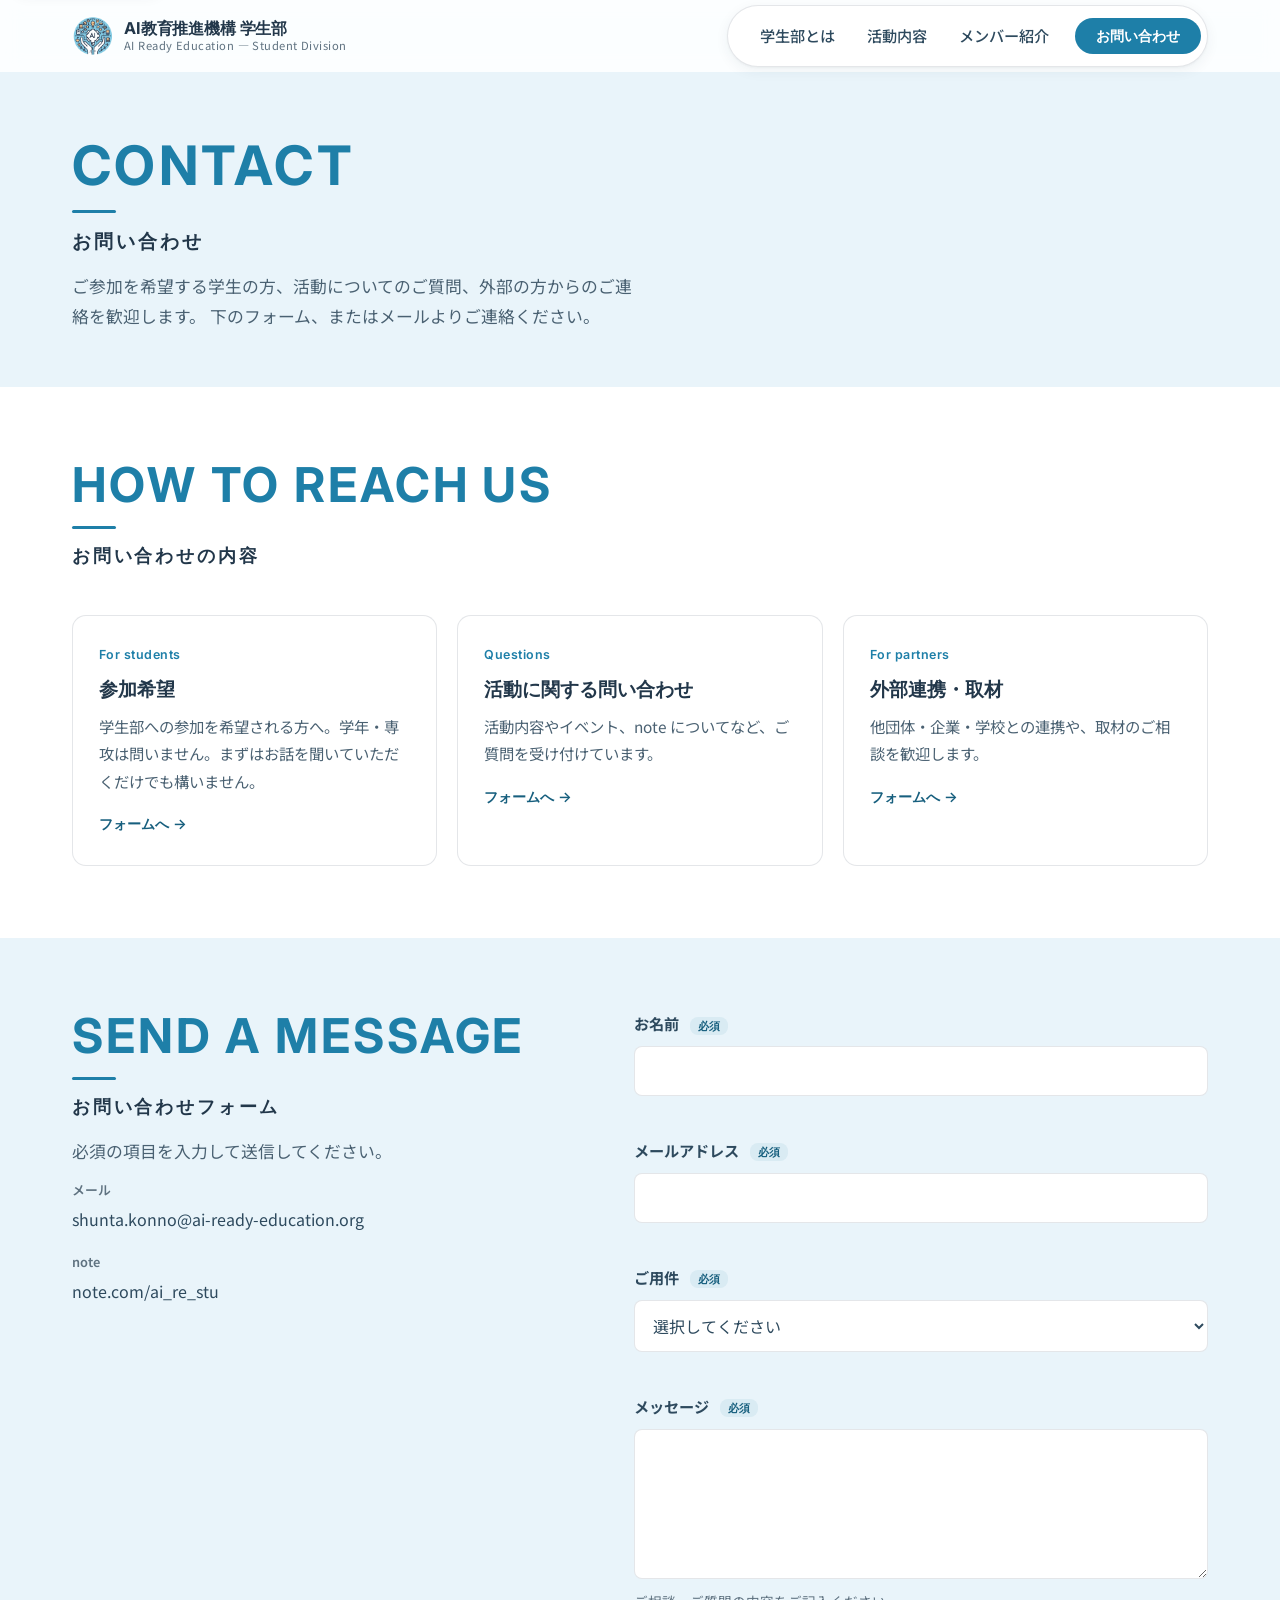
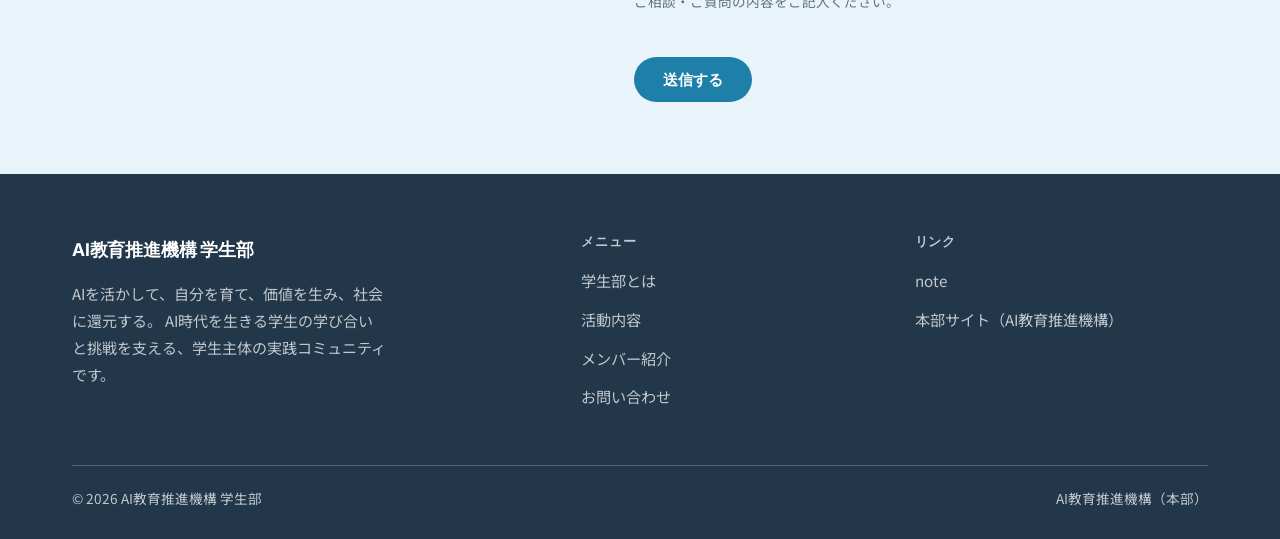
<file: contact.html>
<!DOCTYPE html>
<!-- 公開先: https://shunta-tf.github.io/ai_ready_stu/  リンク・アセットは相対パス -->
<html lang="ja">
<head>
  <meta charset="UTF-8">
  <meta name="viewport" content="width=device-width, initial-scale=1.0">
  <meta name="description" content="AI教育推進機構 学生部へのお問い合わせ。参加希望、活動に関する質問、外部連携・取材などのご連絡はこちらから。フォームまたはメールよりご連絡ください。">
  <title>お問い合わせ — AI教育推進機構 学生部</title>
  <link rel="canonical" href="https://shunta-tf.github.io/ai_ready_stu/contact.html">

  <meta property="og:type" content="website">
  <meta property="og:site_name" content="AI教育推進機構 学生部">
  <meta property="og:locale" content="ja_JP">
  <meta property="og:title" content="お問い合わせ — AI教育推進機構 学生部">
  <meta property="og:description" content="参加希望、活動に関する質問、外部連携・取材などのご連絡はこちらから。">
  <meta property="og:url" content="https://shunta-tf.github.io/ai_ready_stu/contact.html">
  <meta property="og:image" content="https://shunta-tf.github.io/ai_ready_stu/images/hero/ogp.jpg">
  <meta name="twitter:card" content="summary_large_image">
  <meta name="twitter:title" content="お問い合わせ — AI教育推進機構 学生部">
  <meta name="twitter:description" content="参加希望・活動の質問・外部連携や取材のご連絡はこちらから。">
  <meta name="twitter:image" content="https://shunta-tf.github.io/ai_ready_stu/images/hero/ogp.jpg">

  <link rel="icon" type="image/png" sizes="192x192" href="images/favicon-192.png">
  <link rel="apple-touch-icon" href="images/favicon-192.png">

  <link rel="preconnect" href="https://fonts.googleapis.com">
  <link rel="preconnect" href="https://fonts.gstatic.com" crossorigin>
  <link href="https://fonts.googleapis.com/css2?family=Inter:wght@400;500;600;700&family=Noto+Sans+JP:wght@400;500;700&display=swap" rel="stylesheet">
  <link rel="stylesheet" href="css/style.css">

  <script type="application/ld+json">
  {
    "@context": "https://schema.org",
    "@type": "BreadcrumbList",
    "itemListElement": [
      { "@type": "ListItem", "position": 1, "name": "トップ", "item": "https://shunta-tf.github.io/ai_ready_stu/" },
      { "@type": "ListItem", "position": 2, "name": "お問い合わせ", "item": "https://shunta-tf.github.io/ai_ready_stu/contact.html" }
    ]
  }
  </script>
</head>

<body>
  <a class="skip-link" href="#main">本文へスキップ</a>

  <header class="site-header">
    <div class="header-inner">
      <a class="brand" href="index.html" aria-label="AI教育推進機構 学生部 トップへ">
        <img class="brand-logo" src="images/logo-icon.png" alt="" width="238" height="238">
        <span class="brand-text">
          <span class="brand-name">AI教育推進機構 学生部</span>
          <span class="brand-sub">AI Ready Education — Student Division</span>
        </span>
      </a>
      <button class="nav-toggle" aria-label="メニューを開く" aria-expanded="false" aria-controls="primary-nav">
        <span></span><span></span><span></span>
      </button>
      <nav class="nav" id="primary-nav" aria-label="グローバルナビゲーション">
        <ul class="nav-list">
          <li><a class="nav-link" href="about.html">学生部とは</a></li>
          <li><a class="nav-link" href="activities.html">活動内容</a></li>
          <li><a class="nav-link" href="members.html">メンバー紹介</a></li>
        </ul>
        <a class="btn btn-primary nav-cta" href="contact.html">お問い合わせ</a>
      </nav>
    </div>
  </header>

  <main id="main">

    <section class="page-hero">
      <div class="container">
        <p class="eyebrow">Contact</p>
        <h1 class="page-title">お問い合わせ</h1>
        <p class="page-lead">
          ご参加を希望する学生の方、活動についてのご質問、外部の方からのご連絡を歓迎します。
          下のフォーム、またはメールよりご連絡ください。
        </p>
      </div>
    </section>

    <!-- 用件 3つ -->
    <section class="section" aria-labelledby="reasons-title">
      <div class="container">
        <div class="section-header fade-in">
          <p class="section-label">How to reach us</p>
          <h2 class="section-title" id="reasons-title">お問い合わせの内容</h2>
        </div>
        <div class="grid grid-3">
          <article class="card fade-in">
            <p class="card-eyebrow">For students</p>
            <h3 class="card-title">参加希望</h3>
            <p class="card-body">学生部への参加を希望される方へ。学年・専攻は問いません。まずはお話を聞いていただくだけでも構いません。</p>
            <div class="card-foot"><a class="card-link" href="#form">フォームへ →</a></div>
          </article>
          <article class="card fade-in">
            <p class="card-eyebrow">Questions</p>
            <h3 class="card-title">活動に関する問い合わせ</h3>
            <p class="card-body">活動内容やイベント、note についてなど、ご質問を受け付けています。</p>
            <div class="card-foot"><a class="card-link" href="#form">フォームへ →</a></div>
          </article>
          <article class="card fade-in">
            <p class="card-eyebrow">For partners</p>
            <h3 class="card-title">外部連携・取材</h3>
            <p class="card-body">他団体・企業・学校との連携や、取材のご相談を歓迎します。</p>
            <div class="card-foot"><a class="card-link" href="#form">フォームへ →</a></div>
          </article>
        </div>
      </div>
    </section>

    <!-- フォーム + メール -->
    <section class="section section--alt" id="form" aria-labelledby="form-title">
      <div class="container statement-wrap">
        <div class="fade-in">
          <p class="section-label">Send a message</p>
          <h2 class="section-title" id="form-title">お問い合わせフォーム</h2>
          <p class="section-lead">必須の項目を入力して送信してください。</p>

          <!-- 暫定: 運営代表のアドレス。専用の問い合わせアドレスができたら差し替える。 -->
          <dl class="detail-list">
            <dt>メール</dt>
            <dd><a href="mailto:shunta.konno@ai-ready-education.org">shunta.konno@ai-ready-education.org</a></dd>
            <dt>note</dt>
            <dd><a href="https://note.com/ai_re_stu" target="_blank" rel="noopener">note.com/ai_re_stu</a></dd>
          </dl>
        </div>

        <div class="fade-in">
          <!-- 送信先(Formspree等)が決まったら action を実URLに差し替える。
               action="#" の間は JS が送信を止め、メール連絡を案内する。 -->
          <form class="form" data-contact-form action="#" method="POST" novalidate>
            <p class="form-status" data-form-status role="status" aria-live="polite" tabindex="-1" hidden></p>

            <div class="form-row">
              <label class="form-label" for="cf-name">お名前 <span class="form-req">必須</span></label>
              <input class="form-input" id="cf-name" name="name" type="text" required data-validate
                     data-msg-required="お名前を入力してください。" autocomplete="name"
                     aria-describedby="cf-name-err">
              <span class="form-error" id="cf-name-err" role="alert"></span>
            </div>

            <div class="form-row">
              <label class="form-label" for="cf-email">メールアドレス <span class="form-req">必須</span></label>
              <input class="form-input" id="cf-email" name="email" type="email" required data-validate
                     data-msg-required="メールアドレスを入力してください。" autocomplete="email"
                     aria-describedby="cf-email-err">
              <span class="form-error" id="cf-email-err" role="alert"></span>
            </div>

            <div class="form-row">
              <label class="form-label" for="cf-type">ご用件 <span class="form-req">必須</span></label>
              <select class="form-select" id="cf-type" name="type" required data-validate
                      data-msg-required="ご用件を選択してください。" aria-describedby="cf-type-err">
                <option value="">選択してください</option>
                <option value="参加希望">参加希望</option>
                <option value="活動について">活動に関する問い合わせ</option>
                <option value="外部連携・取材">外部連携・取材</option>
                <option value="その他">その他</option>
              </select>
              <span class="form-error" id="cf-type-err" role="alert"></span>
            </div>

            <div class="form-row">
              <label class="form-label" for="cf-message">メッセージ <span class="form-req">必須</span></label>
              <textarea class="form-textarea" id="cf-message" name="message" required data-validate
                        data-msg-required="メッセージを入力してください。"
                        aria-describedby="cf-message-hint cf-message-err"></textarea>
              <span class="form-hint" id="cf-message-hint">ご相談・ご質問の内容をご記入ください。</span>
              <span class="form-error" id="cf-message-err" role="alert"></span>
            </div>

            <div class="form-actions">
              <button class="btn btn-primary" type="submit">送信する</button>
            </div>
          </form>
        </div>
      </div>
    </section>

  </main>

  <footer class="site-footer">
    <div class="container">
      <div class="footer-grid">
        <div class="footer-col footer-brand">
          <span class="brand-name">AI教育推進機構 学生部</span>
          <p class="footer-tagline">
            AIを活かして、自分を育て、価値を生み、社会に還元する。
            AI時代を生きる学生の学び合いと挑戦を支える、学生主体の実践コミュニティです。
          </p>
        </div>
        <div class="footer-col">
          <h3>メニュー</h3>
          <ul>
            <li><a href="about.html">学生部とは</a></li>
            <li><a href="activities.html">活動内容</a></li>
            <li><a href="members.html">メンバー紹介</a></li>
            <li><a href="contact.html">お問い合わせ</a></li>
          </ul>
        </div>
        <div class="footer-col">
          <h3>リンク</h3>
          <ul>
            <li><a href="https://note.com/ai_re_stu" target="_blank" rel="noopener">note</a></li>
            <li><a href="https://ai-ready-education.org/" target="_blank" rel="noopener">本部サイト（AI教育推進機構）</a></li>
          </ul>
        </div>
      </div>
      <div class="footer-bottom">
        <span>© 2026 AI教育推進機構 学生部</span>
        <a href="https://ai-ready-education.org/" target="_blank" rel="noopener">AI教育推進機構（本部）</a>
      </div>
    </div>
  </footer>

  <script src="js/main.js"></script>
</body>
</html>
</file>
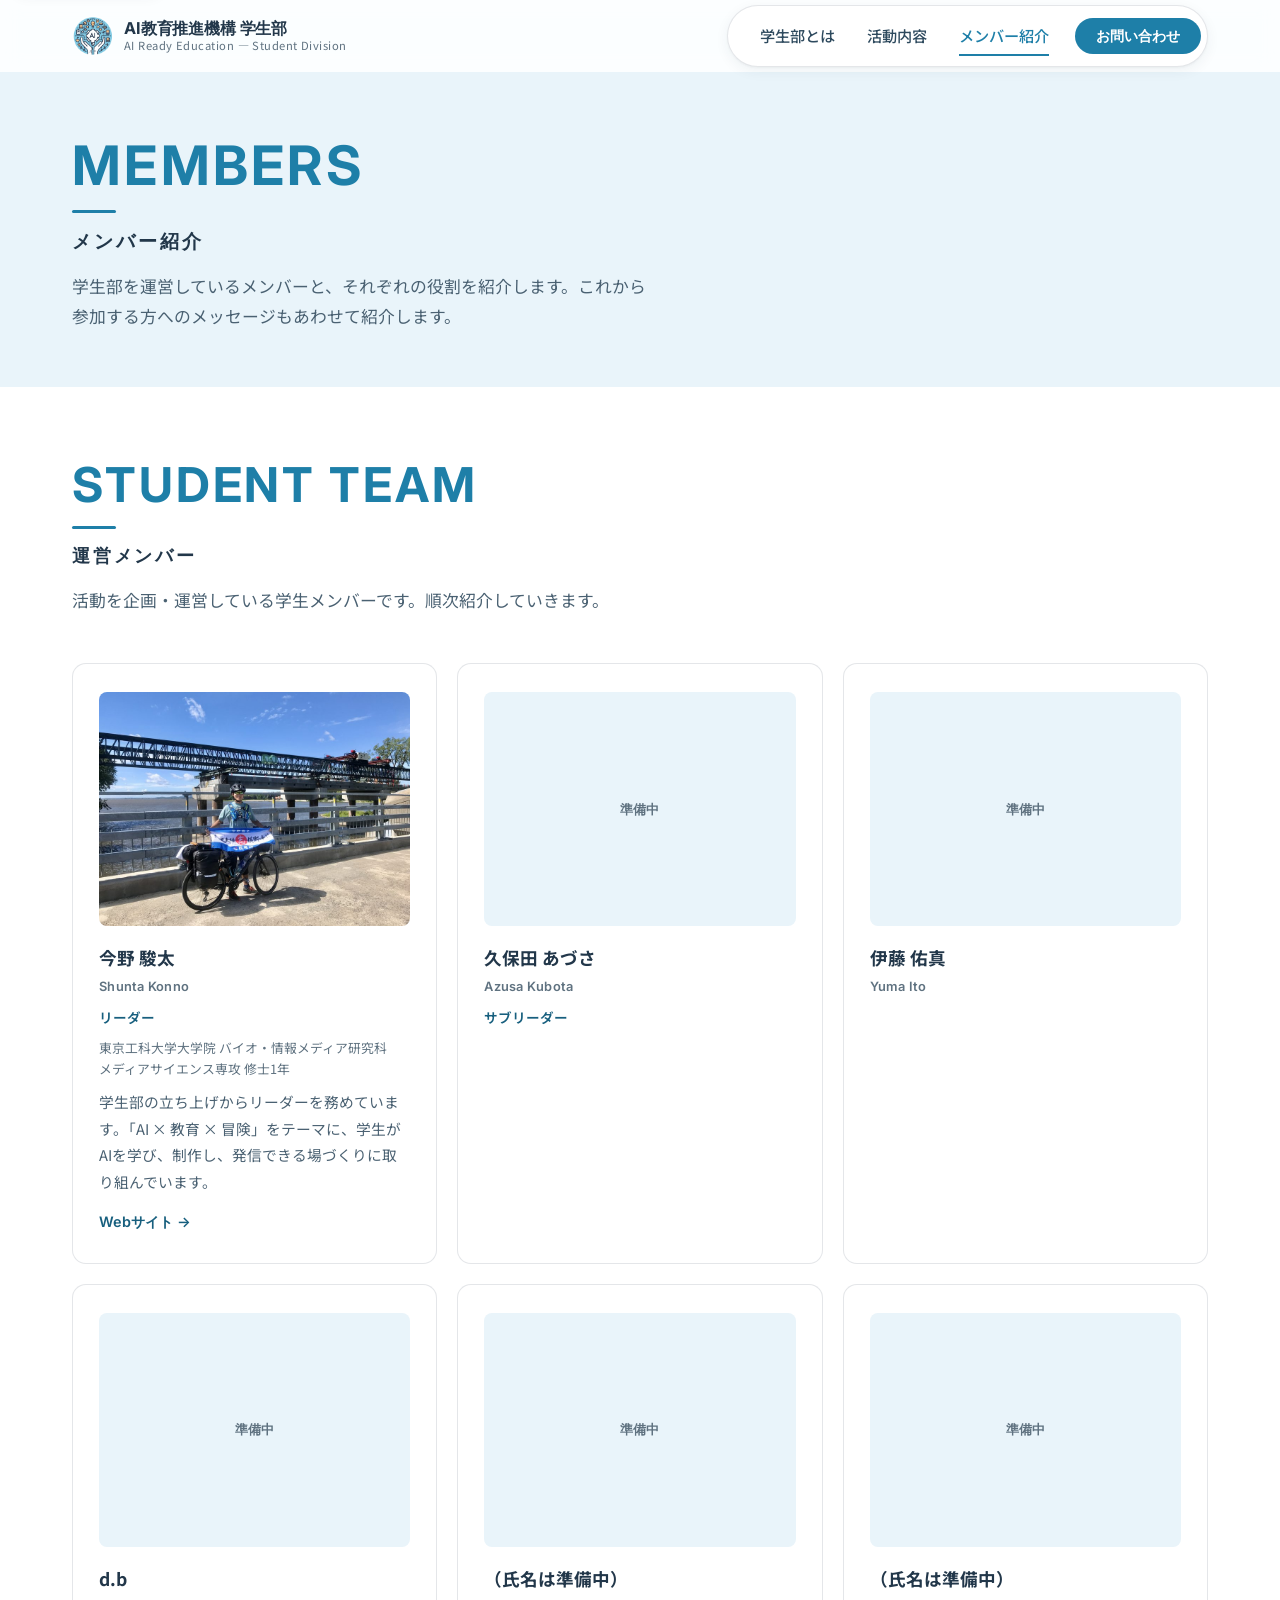
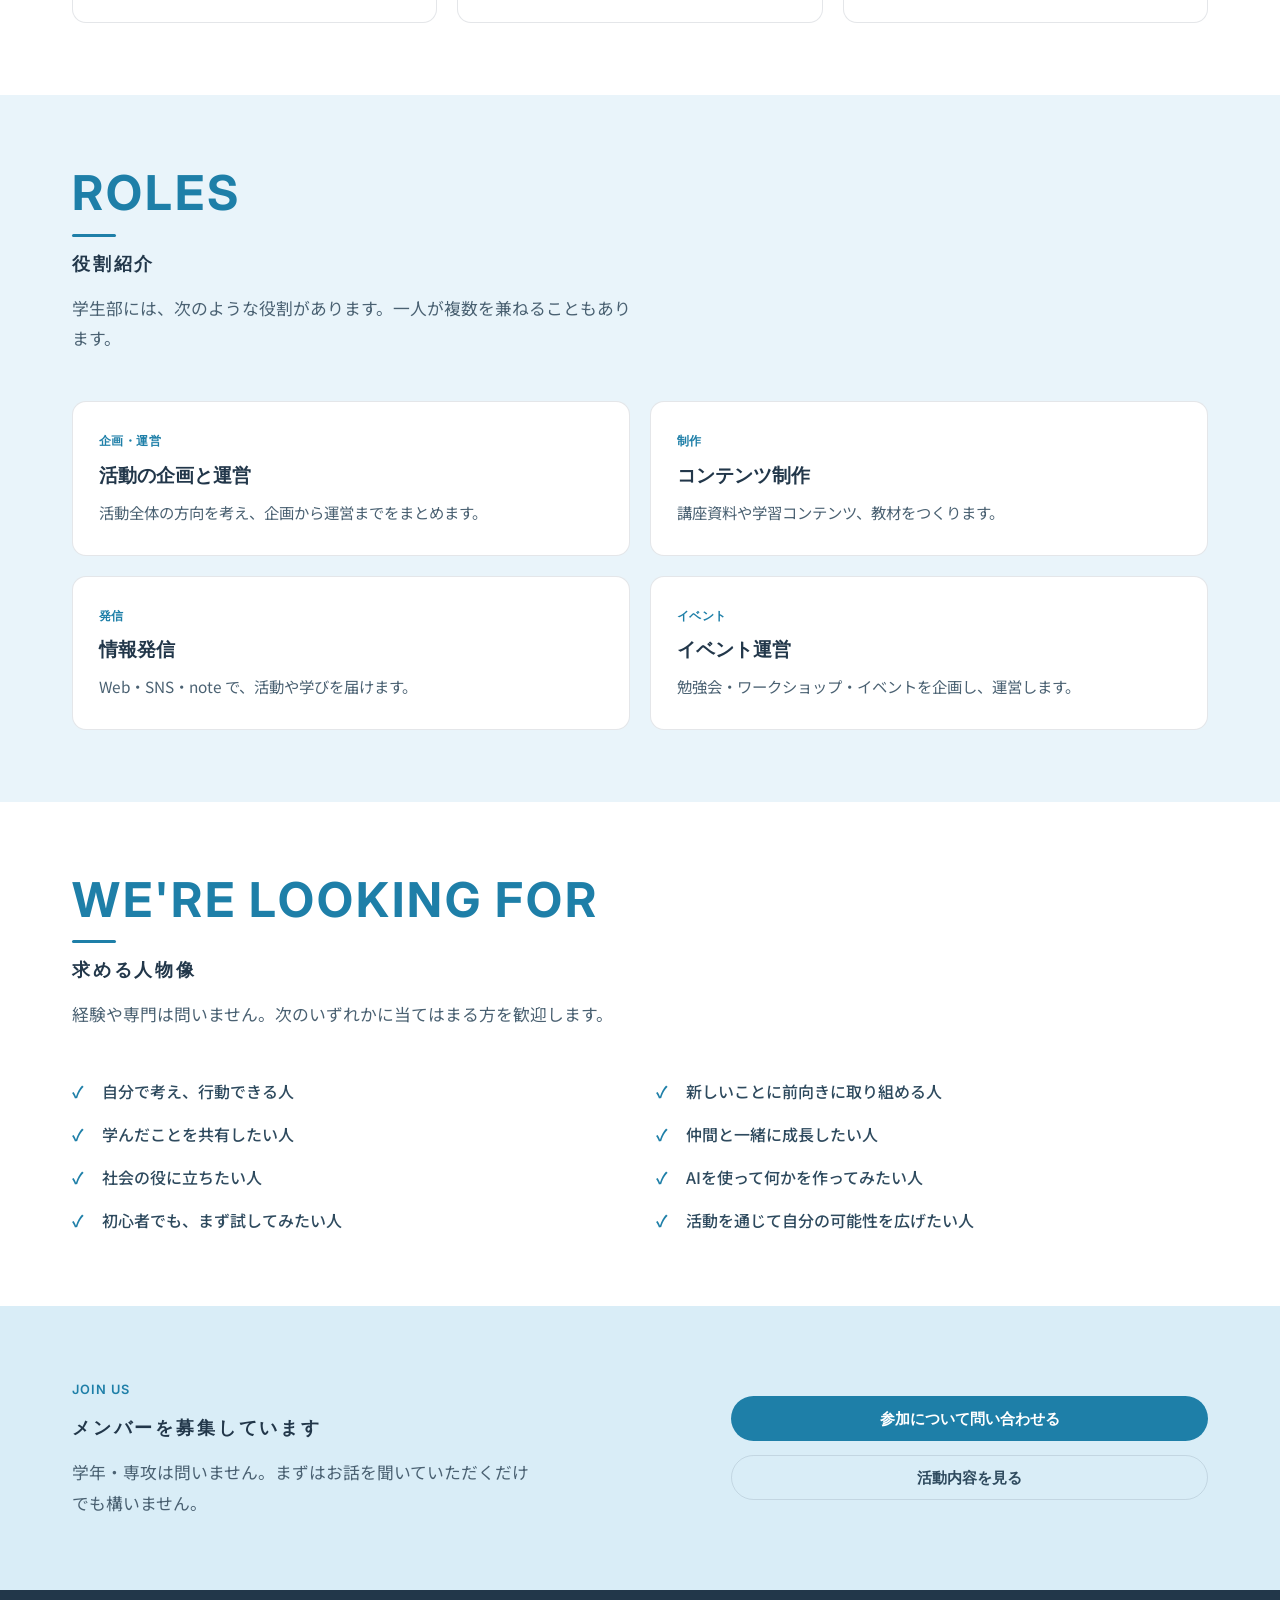
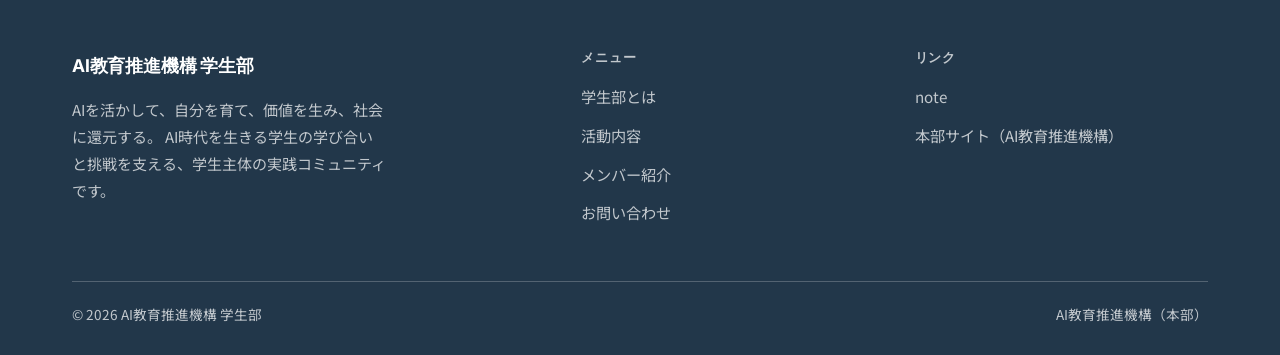
<file: members.html>
<!DOCTYPE html>
<!-- 公開先: https://shunta-tf.github.io/ai_ready_stu/  リンク・アセットは相対パス -->
<html lang="ja">
<head>
  <meta charset="UTF-8">
  <meta name="viewport" content="width=device-width, initial-scale=1.0">
  <meta name="description" content="AI教育推進機構 学生部のメンバー紹介。運営メンバー、役割の紹介、求める人物像をお伝えします。学年・専攻は問いません。">
  <title>メンバー紹介 — AI教育推進機構 学生部</title>
  <link rel="canonical" href="https://shunta-tf.github.io/ai_ready_stu/members.html">

  <meta property="og:type" content="website">
  <meta property="og:site_name" content="AI教育推進機構 学生部">
  <meta property="og:locale" content="ja_JP">
  <meta property="og:title" content="メンバー紹介 — AI教育推進機構 学生部">
  <meta property="og:description" content="運営メンバー・役割の紹介と、求める人物像。学年・専攻は問いません。">
  <meta property="og:url" content="https://shunta-tf.github.io/ai_ready_stu/members.html">
  <meta property="og:image" content="https://shunta-tf.github.io/ai_ready_stu/images/hero/ogp.jpg">
  <meta name="twitter:card" content="summary_large_image">
  <meta name="twitter:title" content="メンバー紹介 — AI教育推進機構 学生部">
  <meta name="twitter:description" content="運営メンバー・役割の紹介と、求める人物像。">
  <meta name="twitter:image" content="https://shunta-tf.github.io/ai_ready_stu/images/hero/ogp.jpg">

  <link rel="icon" type="image/png" sizes="192x192" href="images/favicon-192.png">
  <link rel="apple-touch-icon" href="images/favicon-192.png">

  <link rel="preconnect" href="https://fonts.googleapis.com">
  <link rel="preconnect" href="https://fonts.gstatic.com" crossorigin>
  <link href="https://fonts.googleapis.com/css2?family=Inter:wght@400;500;600;700&family=Noto+Sans+JP:wght@400;500;700&display=swap" rel="stylesheet">
  <link rel="stylesheet" href="css/style.css">

  <script type="application/ld+json">
  {
    "@context": "https://schema.org",
    "@type": "BreadcrumbList",
    "itemListElement": [
      { "@type": "ListItem", "position": 1, "name": "トップ", "item": "https://shunta-tf.github.io/ai_ready_stu/" },
      { "@type": "ListItem", "position": 2, "name": "メンバー紹介", "item": "https://shunta-tf.github.io/ai_ready_stu/members.html" }
    ]
  }
  </script>
</head>

<body>
  <a class="skip-link" href="#main">本文へスキップ</a>

  <header class="site-header">
    <div class="header-inner">
      <a class="brand" href="index.html" aria-label="AI教育推進機構 学生部 トップへ">
        <img class="brand-logo" src="images/logo-icon.png" alt="" width="238" height="238">
        <span class="brand-text">
          <span class="brand-name">AI教育推進機構 学生部</span>
          <span class="brand-sub">AI Ready Education — Student Division</span>
        </span>
      </a>
      <button class="nav-toggle" aria-label="メニューを開く" aria-expanded="false" aria-controls="primary-nav">
        <span></span><span></span><span></span>
      </button>
      <nav class="nav" id="primary-nav" aria-label="グローバルナビゲーション">
        <ul class="nav-list">
          <li><a class="nav-link" href="about.html">学生部とは</a></li>
          <li><a class="nav-link" href="activities.html">活動内容</a></li>
          <li><a class="nav-link" href="members.html">メンバー紹介</a></li>
        </ul>
        <a class="btn btn-primary nav-cta" href="contact.html">お問い合わせ</a>
      </nav>
    </div>
  </header>

  <main id="main">

    <section class="page-hero">
      <div class="container">
        <p class="eyebrow">Members</p>
        <h1 class="page-title">メンバー紹介</h1>
        <p class="page-lead">
          学生部を運営しているメンバーと、それぞれの役割を紹介します。これから参加する方へのメッセージもあわせて紹介します。
        </p>
      </div>
    </section>

    <!-- 運営メンバー -->
    <section class="section" aria-labelledby="team-title">
      <div class="container">
        <div class="section-header fade-in">
          <p class="section-label">Student team</p>
          <h2 class="section-title" id="team-title">運営メンバー</h2>
          <p class="section-lead">活動を企画・運営している学生メンバーです。順次紹介していきます。</p>
        </div>

        <!-- 暫定の枠組み。実名・写真は本人の許諾を取ったうえで差し替える。 -->
        <div class="grid grid-3">
          <article class="card member-card fade-in">
            <div class="member-photo">
              <img src="images/members/konno-shunta.jpg" alt="今野 駿太" loading="lazy" width="880" height="660">
            </div>
            <p class="member-name">今野 駿太<span class="member-name-en">Shunta Konno</span></p>
            <p class="member-role">リーダー</p>
            <p class="member-affil">東京工科大学大学院 バイオ・情報メディア研究科<br>メディアサイエンス専攻 修士1年</p>
            <p class="member-bio">学生部の立ち上げからリーダーを務めています。「AI × 教育 × 冒険」をテーマに、学生がAIを学び、制作し、発信できる場づくりに取り組んでいます。</p>
            <div class="card-foot">
              <a class="card-link" href="https://shunta-tf.github.io/my-website/" target="_blank" rel="noopener"
                 aria-label="今野駿太のWebサイトを開く（新しいタブ）">Webサイト →</a>
            </div>
          </article>
          <article class="card member-card fade-in">
            <div class="member-photo">準備中</div>
            <p class="member-name">久保田 あづさ<span class="member-name-en">Azusa Kubota</span></p>
            <p class="member-role">サブリーダー</p>
          </article>
          <article class="card member-card fade-in">
            <div class="member-photo">準備中</div>
            <p class="member-name">伊藤 佑真<span class="member-name-en">Yuma Ito</span></p>
          </article>
          <article class="card member-card fade-in">
            <div class="member-photo">準備中</div>
            <p class="member-name">d.b</p>
          </article>
          <article class="card member-card fade-in">
            <div class="member-photo">準備中</div>
            <p class="member-name">（氏名は準備中）</p>
          </article>
          <article class="card member-card fade-in">
            <div class="member-photo">準備中</div>
            <p class="member-name">（氏名は準備中）</p>
          </article>
        </div>
      </div>
    </section>

    <!-- 役割紹介 -->
    <section class="section section--alt" aria-labelledby="roles-title">
      <div class="container">
        <div class="section-header fade-in">
          <p class="section-label">Roles</p>
          <h2 class="section-title" id="roles-title">役割紹介</h2>
          <p class="section-lead">学生部には、次のような役割があります。一人が複数を兼ねることもあります。</p>
        </div>
        <div class="grid grid-2">
          <article class="card fade-in">
            <p class="card-eyebrow">企画・運営</p>
            <h3 class="card-title">活動の企画と運営</h3>
            <p class="card-body">活動全体の方向を考え、企画から運営までをまとめます。</p>
          </article>
          <article class="card fade-in">
            <p class="card-eyebrow">制作</p>
            <h3 class="card-title">コンテンツ制作</h3>
            <p class="card-body">講座資料や学習コンテンツ、教材をつくります。</p>
          </article>
          <article class="card fade-in">
            <p class="card-eyebrow">発信</p>
            <h3 class="card-title">情報発信</h3>
            <p class="card-body">Web・SNS・note で、活動や学びを届けます。</p>
          </article>
          <article class="card fade-in">
            <p class="card-eyebrow">イベント</p>
            <h3 class="card-title">イベント運営</h3>
            <p class="card-body">勉強会・ワークショップ・イベントを企画し、運営します。</p>
          </article>
        </div>
      </div>
    </section>

    <!-- メンバーに期待すること -->
    <section class="section" aria-labelledby="expect-title">
      <div class="container">
        <div class="section-header fade-in">
          <p class="section-label">We're looking for</p>
          <h2 class="section-title" id="expect-title">求める人物像</h2>
          <p class="section-lead">経験や専門は問いません。次のいずれかに当てはまる方を歓迎します。</p>
        </div>
        <ul class="checklist fade-in">
          <li class="check-item">自分で考え、行動できる人</li>
          <li class="check-item">新しいことに前向きに取り組める人</li>
          <li class="check-item">学んだことを共有したい人</li>
          <li class="check-item">仲間と一緒に成長したい人</li>
          <li class="check-item">社会の役に立ちたい人</li>
          <li class="check-item">AIを使って何かを作ってみたい人</li>
          <li class="check-item">初心者でも、まず試してみたい人</li>
          <li class="check-item">活動を通じて自分の可能性を広げたい人</li>
        </ul>
      </div>
    </section>

    <!-- CTA -->
    <section class="section cta" aria-labelledby="cta-title">
      <div class="container">
        <div class="cta-inner">
          <div class="fade-in">
            <p class="eyebrow">Join us</p>
            <h2 class="section-title" id="cta-title">メンバーを募集しています</h2>
            <p class="cta-lead">学年・専攻は問いません。まずはお話を聞いていただくだけでも構いません。</p>
          </div>
          <div class="cta-actions fade-in">
            <a class="btn btn-primary" href="contact.html">参加について問い合わせる</a>
            <a class="btn btn-ghost" href="activities.html">活動内容を見る</a>
          </div>
        </div>
      </div>
    </section>

  </main>

  <footer class="site-footer">
    <div class="container">
      <div class="footer-grid">
        <div class="footer-col footer-brand">
          <span class="brand-name">AI教育推進機構 学生部</span>
          <p class="footer-tagline">
            AIを活かして、自分を育て、価値を生み、社会に還元する。
            AI時代を生きる学生の学び合いと挑戦を支える、学生主体の実践コミュニティです。
          </p>
        </div>
        <div class="footer-col">
          <h3>メニュー</h3>
          <ul>
            <li><a href="about.html">学生部とは</a></li>
            <li><a href="activities.html">活動内容</a></li>
            <li><a href="members.html">メンバー紹介</a></li>
            <li><a href="contact.html">お問い合わせ</a></li>
          </ul>
        </div>
        <div class="footer-col">
          <h3>リンク</h3>
          <ul>
            <li><a href="https://note.com/ai_re_stu" target="_blank" rel="noopener">note</a></li>
            <li><a href="https://ai-ready-education.org/" target="_blank" rel="noopener">本部サイト（AI教育推進機構）</a></li>
          </ul>
        </div>
      </div>
      <div class="footer-bottom">
        <span>© 2026 AI教育推進機構 学生部</span>
        <a href="https://ai-ready-education.org/" target="_blank" rel="noopener">AI教育推進機構（本部）</a>
      </div>
    </div>
  </footer>

  <script src="js/main.js"></script>
</body>
</html>
</file>
<file: css/style.css>
/* =====================================================================
   AI教育推進機構 学生部 公式サイト  共通スタイル
   - 純 CSS のみ。色・余白・角丸は :root の変数経由でのみ使用する。
   - 統一モチーフ: 「ブルーのラインがホバーで出現」。
   - 禁止事項(CLAUDE.md): グラデ背景 / ブロブ / グロー / 強い影 /
     派手なhover拡大 / 多色化。有彩色はロゴ水色系（--brand/--accent）一系統のみ。
     角丸は大きめ・ピル型OK（ボタン・バッジ）。
   ===================================================================== */

/* ---------------------------------------------------------------------
   1. デザイントークン
   --------------------------------------------------------------------- */
:root {
  /* 配色: 本部ロゴ実測色ベース（ロゴ水色 #83cbe4 × ロゴ濃紺 #22374a × 白）。
     ロゴ水色は明るく小さな文字に使えないため、同色相を濃くした --accent を
     リンク/ボタン用に導出（白地で4.5:1、AA適合）。ブランドの顔は --brand。 */
  --bg-primary:    #ffffff;   /* 背景・白 */
  --bg-secondary:  #e9f4fa;   /* 交互セクション（ロゴ水色の薄い面） */
  --bg-card:       #ffffff;
  --brand:         #83cbe4;   /* ロゴの円の水色（実測）。装飾・リボン・面に使う */
  --ink:           #22374a;   /* 見出し最濃（ロゴのライン濃紺・実測系） */
  --text-primary:  #2e4a5e;   /* 強めの本文・小見出し */
  --text-secondary:#4a6172;
  --text-muted:    #5f7280;
  --accent:        #1e7fa8;   /* ロゴ水色の濃色版。CTA・リンク・ラベルに使う */
  --accent-dark:   #175f7e;   /* hover */
  --accent-soft:   rgba(30,127,168,0.08);
  --border:        rgba(34,55,74,0.12);
  --header-height: 72px;
  --section-pad:   72px 0;
  --max-width:     1200px;
  --radius:        14px;      /* カードなど（親しみのある角丸） */
  --radius-lg:     24px;      /* 浮遊パネル（uniways参考の大型角丸） */
  --radius-sm:     8px;       /* 入力・小要素 */
  --radius-pill:   999px;     /* ボタン・バッジ（ポップ） */
  --shadow:        0 1px 2px rgba(20,45,62,0.04), 0 4px 14px rgba(20,45,62,0.06);
  --shadow-hover:  0 2px 6px rgba(20,45,62,0.06), 0 14px 30px rgba(20,45,62,0.10);

  /* 補助トークン（直値の手打ちを避けるための追加変数） */
  --header-bg:      rgba(255,255,255,0.85);
  --sky:            #d9edf7;  /* 明るい水色（アクセント帯・CTAの背景。ロゴ水色の淡色） */
  --sky-tag:        #c8e5f4;  /* 水色チップ */
  /* 濃紺フッター・有彩色面上の白テキスト。白も直値にせずトークン化 */
  --on-dark:        #ffffff;
  --on-dark-mute:   rgba(255,255,255,0.72);
  --on-dark-border: rgba(255,255,255,0.22);
  --font-display:  "Inter", system-ui, sans-serif;
  --font-body:     "Noto Sans JP", system-ui, sans-serif;
  --ease:          cubic-bezier(0.22, 0.61, 0.36, 1);
  --t-fast:        160ms;
  --t-base:        200ms;   /* インタラクション・フィードバックは200ms以内 */
  --t-reveal:      640ms;   /* スクロール出現（エントランス。feedbackより長くてよい） */

  /* z-index スケール（直値の散在を防ぐ。直値禁止方針にも合わせる） */
  --z-base:        0;
  --z-overlay:     1;
  --z-content:     2;
  --z-header:      1000;
  --z-nav:         1001;
  --z-skip:        1100;
}

/* ---------------------------------------------------------------------
   2. リセット & ベース
   --------------------------------------------------------------------- */
*, *::before, *::after { box-sizing: border-box; }

html { -webkit-text-size-adjust: 100%; scroll-behavior: smooth; }

body {
  margin: 0;
  font-family: var(--font-body);
  font-size: 16px;
  line-height: 1.8;
  color: var(--text-secondary);
  background-color: var(--bg-primary);
  -webkit-font-smoothing: antialiased;
  text-rendering: optimizeLegibility;
  text-wrap: pretty;            /* 段落のぶら下がり・孤立語を抑制 */
}

h1, h2, h3, h4 {
  font-family: var(--font-display);
  color: var(--ink);
  line-height: 1.25;
  margin: 0;
  font-weight: 700;
  text-wrap: balance;           /* 見出しは行幅を均す */
}

p { margin: 0; }

a {
  color: var(--text-primary);
  text-decoration: none;
  transition: color var(--t-fast) var(--ease);
}
a:hover { color: var(--accent); }

img { max-width: 100%; display: block; height: auto; }

ul { margin: 0; padding: 0; list-style: none; }

/* キーボードフォーカスを必ず可視化（品質フロア） */
:focus-visible {
  outline: 2px solid var(--accent);
  outline-offset: 3px;
  border-radius: var(--radius-sm);
}

.visually-hidden {
  position: absolute;
  width: 1px; height: 1px;
  padding: 0; margin: -1px;
  overflow: hidden; clip: rect(0 0 0 0);
  white-space: nowrap; border: 0;
}

.skip-link {
  position: absolute;
  left: 16px; top: 16px;
  z-index: var(--z-skip);
  background: var(--bg-card);
  color: var(--text-primary);
  padding: 10px 16px;
  border-radius: var(--radius-sm);
  box-shadow: var(--shadow);
  /* レイアウトプロパティ(top)ではなく transform を動かす（合成のみ） */
  transform: translateY(calc(-100% - 24px));
  transition: transform var(--t-fast) var(--ease);
}
.skip-link:focus { transform: translateY(0); }

/* ---------------------------------------------------------------------
   3. レイアウト・ユーティリティ
   --------------------------------------------------------------------- */
.container {
  width: 100%;
  max-width: var(--max-width);
  margin: 0 auto;
  padding: 0 32px;
}

.section { padding: var(--section-pad); }
.section--alt { background-color: var(--bg-secondary); }

.section-header {
  max-width: 760px;
  margin-bottom: 48px;
}
.section-header--center {
  margin-left: auto;
  margin-right: auto;
  text-align: center;
}

/* 見出しは「大きな青い英字 + 短い青下線 + 小さな日本語」（uniways参考・ABOUT/ACCESS式） */
.section-label {
  display: block;
  font-family: var(--font-display);
  font-size: clamp(2.1rem, 4.5vw, 3rem);
  font-weight: 700;
  letter-spacing: 0.06em;
  line-height: 1.1;
  text-transform: uppercase;
  color: var(--accent);
  margin-bottom: 0;
}
.section-label::after {
  content: "";
  display: block;
  width: 44px;
  height: 3px;
  border-radius: var(--radius-pill);
  background-color: var(--accent);
  margin-top: 14px;
}
.section-header--center .section-label::after { margin-left: auto; margin-right: auto; }

.section-title {
  margin-top: 16px;
  font-size: 1.1rem;
  font-weight: 700;
  letter-spacing: 0.16em;
  color: var(--ink);
}

.section-lead {
  margin-top: 18px;
  font-size: 1.05rem;
  color: var(--text-secondary);
  max-width: 64ch;
}

.eyebrow {
  font-family: var(--font-display);
  font-size: 0.8rem;
  font-weight: 600;
  letter-spacing: 0.08em;
  text-transform: uppercase;
  color: var(--accent);
}

/* ---------------------------------------------------------------------
   4. ボタン
   --------------------------------------------------------------------- */
.btn {
  display: inline-flex;
  align-items: center;
  justify-content: center;
  gap: 8px;
  font-family: var(--font-display);
  font-size: 0.95rem;
  font-weight: 600;
  line-height: 1;
  padding: 14px 28px;
  border-radius: var(--radius-pill);
  border: 1px solid transparent;
  cursor: pointer;
  transition: transform var(--t-base) var(--ease),
              background-color var(--t-base) var(--ease),
              border-color var(--t-base) var(--ease),
              box-shadow var(--t-base) var(--ease),
              color var(--t-base) var(--ease);
}

.btn-primary {
  background-color: var(--accent);
  color: var(--on-dark);
}
.btn-primary:hover {
  background-color: var(--accent-dark);
  color: var(--on-dark);
  transform: translateY(-2px);
  box-shadow: var(--shadow-hover);
}

.btn-ghost {
  background-color: transparent;
  color: var(--text-primary);
  border-color: var(--border);
}
.btn-ghost:hover {
  border-color: var(--accent);
  color: var(--accent);
  transform: translateY(-2px);
}

/* ---------------------------------------------------------------------
   5. ヘッダー / ナビ
   --------------------------------------------------------------------- */
.site-header {
  position: fixed;
  inset: 0 0 auto 0;
  height: var(--header-height);
  z-index: var(--z-header);
  display: flex;
  align-items: center;
  /* 半透明+blur。境界線は持たず、ピル型ナビが視覚構造を担う（uniways参考） */
  background-color: var(--header-bg);
  -webkit-backdrop-filter: saturate(140%) blur(10px);
  backdrop-filter: saturate(140%) blur(10px);
  transition: background-color var(--t-base) var(--ease),
              box-shadow var(--t-base) var(--ease);
}
/* スクロール時に影を足す（ヒーローも明色のため、ヘッダーは常にソリッド白） */
.site-header.scrolled { box-shadow: var(--shadow); }

.header-inner {
  width: 100%;
  max-width: var(--max-width);
  margin: 0 auto;
  padding: 0 32px;
  display: flex;
  align-items: center;
  justify-content: space-between;
}

.brand {
  display: inline-flex;
  align-items: center;
  gap: 10px;
  line-height: 1.2;
  color: var(--ink);
}
.brand-logo {
  width: 42px;
  height: 42px;
  display: block;
  flex: 0 0 auto;
}
.brand-text {
  display: inline-flex;
  flex-direction: column;
}
.brand-name {
  font-family: var(--font-display);
  font-weight: 700;
  font-size: 1.02rem;
  letter-spacing: -0.01em;
  color: inherit;
}
.brand-sub {
  font-size: 0.7rem;
  letter-spacing: 0.04em;
  color: var(--text-muted);
}

/* デスクトップは白いピル型コンテナのナビ（uniways参考） */
.nav {
  display: flex;
  align-items: center;
  gap: 4px;
  background-color: var(--bg-card);
  border: 1px solid var(--border);
  border-radius: var(--radius-pill);
  padding: 6px 6px 6px 18px;
  box-shadow: var(--shadow);
}
.nav-list {
  display: flex;
  align-items: center;
  gap: 4px;
}
.nav-link {
  position: relative;
  display: inline-block;
  padding: 10px 14px;
  font-size: 0.95rem;
  font-weight: 500;
  color: var(--text-primary);
}

/* ホバー/アクティブで下にブルー線が出現（scaleXでレイアウト不動） */
.nav-link::after {
  content: "";
  position: absolute;
  left: 14px; right: 14px; bottom: 4px;
  height: 2px;
  background-color: var(--accent);
  transform: scaleX(0);
  transform-origin: left center;
  transition: transform var(--t-base) var(--ease);
}
.nav-link:hover { color: var(--accent); }
.nav-link:hover::after,
.nav-link.is-active::after { transform: scaleX(1); }
.nav-link.is-active { color: var(--accent); }

/* お問い合わせ = ブルーのCTAボタン */
.nav-cta {
  margin-left: 8px;
  padding: 10px 20px;
  font-size: 0.9rem;
  font-weight: 600;
}
.nav-cta::after { display: none; } /* CTAボタンには下線モチーフを出さない */

/* ハンバーガー */
.nav-toggle {
  display: none;
  width: 44px; height: 44px;
  background: transparent;
  border: none;
  cursor: pointer;
  padding: 10px;
}
.nav-toggle span {
  display: block;
  width: 100%; height: 2px;
  background-color: var(--text-primary);
  border-radius: var(--radius-sm);
  transition: transform var(--t-base) var(--ease),
              opacity var(--t-fast) var(--ease);
}
.nav-toggle span + span { margin-top: 6px; }
.nav-toggle[aria-expanded="true"] span:nth-child(1) { transform: translateY(8px) rotate(45deg); }
.nav-toggle[aria-expanded="true"] span:nth-child(2) { opacity: 0; }
.nav-toggle[aria-expanded="true"] span:nth-child(3) { transform: translateY(-8px) rotate(-45deg); }

/* ---------------------------------------------------------------------
   6. ヒーロー（左テキスト × 右写真のスプリット型）
   --------------------------------------------------------------------- */
.hero {
  position: relative;
  background-color: var(--bg-primary);
  color: var(--text-primary);
  overflow: hidden;
}
/* 背景の曲線モチーフ（“道”＝WAYS。薄い水色のカーブ + ブルーの帯。uniways参考） */
.hero::before {
  content: "";
  position: absolute;
  inset: 0;
  z-index: var(--z-base);
  background-image: url("data:image/svg+xml,%3Csvg xmlns='http://www.w3.org/2000/svg' viewBox='0 0 1440 860' fill='none'%3E%3Cpath d='M-160 700 C 320 320 760 900 1600 380' stroke='%23e9f4fa' stroke-width='150' stroke-linecap='round'/%3E%3Cpath d='M980 950 C 1150 720 1330 640 1640 560' stroke='%2383cbe4' stroke-width='80' stroke-linecap='round'/%3E%3C/svg%3E");
  background-repeat: no-repeat;
  background-position: center bottom;
  background-size: cover;
  pointer-events: none;
}
.hero .container { position: relative; z-index: var(--z-content); }

/* 有色面セクション用の控えめな白カーブ装飾 */
.section--deco { position: relative; overflow: hidden; }
.section--deco::before {
  content: "";
  position: absolute;
  inset: 0;
  z-index: var(--z-base);
  background-image: url("data:image/svg+xml,%3Csvg xmlns='http://www.w3.org/2000/svg' viewBox='0 0 1440 700' fill='none'%3E%3Cpath d='M-200 560 C 360 200 900 760 1640 260' stroke='%23ffffff' stroke-width='130' stroke-linecap='round' opacity='0.65'/%3E%3C/svg%3E");
  background-repeat: no-repeat;
  background-position: center;
  background-size: cover;
  pointer-events: none;
}
.section--deco > .container { position: relative; z-index: var(--z-content); }

/* 浮遊する白パネル（有色面の上にコンテンツを載せる器。uniways参考） */
.panel {
  background-color: var(--bg-card);
  border-radius: var(--radius-lg);
  box-shadow: var(--shadow);
  padding: clamp(28px, 4.5vw, 56px);
}
.hero-grid {
  display: grid;
  grid-template-columns: 1.08fr 0.92fr;
  gap: clamp(32px, 5vw, 64px);
  align-items: center;
  padding: calc(var(--header-height) + 56px) 0 72px;
}
.hero-content { max-width: 640px; }
.hero .eyebrow { color: var(--accent); }
.hero-title {
  margin-top: 16px;
  /* 長いスローガン（14文字句）が1文字だけ折り返さないよう控えめなサイズ + balance */
  font-size: clamp(2rem, 3.4vw, 2.6rem);
  font-weight: 700;
  letter-spacing: -0.03em;
  line-height: 1.34;
  color: var(--ink);
  text-wrap: balance;
}
.hero-title .accent-line { color: var(--accent); }
.hero-lead {
  margin-top: 22px;
  font-size: clamp(1rem, 1.5vw, 1.12rem);
  line-height: 1.95;
  color: var(--text-secondary);
  max-width: 56ch;
}
.hero-sub-en {
  margin-top: 16px;
  font-family: var(--font-display);
  font-size: 0.9rem;
  font-weight: 500;
  letter-spacing: 0.06em;
  color: var(--text-muted);
}
.hero-actions {
  margin-top: 28px;
  display: flex;
  flex-wrap: wrap;
  gap: 14px;
}
/* 日本語の折り返し調整:
   .np = 文節単位の折り返しユニット（見出し・キャッチコピー用。語中で改行させない） */
.np { display: inline-block; }
/* 段落・リスト項目は孤立行（1〜2文字だけの行）を避ける。未対応ブラウザでは無視される */
p, li { text-wrap: pretty; }
/* カード見出しは行の偏り・孤立を避ける */
.card-title, .pillar-title, .article-title { text-wrap: balance; }

/* 写真の共通フレーム（角丸 + 影）。比率は修飾クラスで指定する */
.photo-frame {
  border-radius: var(--radius);
  overflow: hidden;
  box-shadow: var(--shadow-hover);
  background-color: var(--bg-secondary);
}
.photo-frame img { width: 100%; height: 100%; object-fit: cover; display: block; }
.photo-frame--tall { aspect-ratio: 4 / 5; }
.hero-photo { aspect-ratio: 4 / 3; }  /* photo-frame と併用する（重複定義を持たない） */

/* ---------------------------------------------------------------------
   7. 実績ハイライト（フラットカード + 実施中/構想中ステータス）
   --------------------------------------------------------------------- */
.highlight-grid {
  display: grid;
  grid-template-columns: repeat(4, 1fr);
  gap: 20px;
}
.highlight-card {
  position: relative;
  background-color: var(--bg-card);
  border: 1px solid var(--border);
  border-radius: var(--radius);
  padding: 28px 24px;
  overflow: hidden;
  transition: transform var(--t-base) var(--ease),
              box-shadow var(--t-base) var(--ease),
              border-color var(--t-base) var(--ease);
}
/* ホバーで上部にブルー線が出現（常時表示ではない） */
.highlight-card::before {
  content: "";
  position: absolute;
  top: 0; left: 0; right: 0;
  height: 3px;
  background-color: var(--accent);
  transform: scaleX(0);
  transform-origin: left center;
  transition: transform var(--t-base) var(--ease);
}
.highlight-card:hover {
  transform: translateY(-3px);
  box-shadow: var(--shadow-hover);
  border-color: transparent;
}
.highlight-card:hover::before { transform: scaleX(1); }

.highlight-figure {
  font-family: var(--font-display);
  font-size: 2.6rem;
  font-weight: 700;
  letter-spacing: -0.02em;
  color: var(--accent);                /* 数字はブルーで明るく */
  line-height: 1.1;
  font-variant-numeric: tabular-nums;  /* 数値は等幅で桁を揃える */
}
.highlight-figure .unit {
  font-size: 1rem;
  font-weight: 600;
  color: var(--text-muted);
  margin-left: 4px;
}
.highlight-label {
  margin-top: 10px;
  font-weight: 700;
  color: var(--text-primary);
  font-family: var(--font-body);
}
.highlight-note {
  margin-top: 6px;
  font-size: 0.88rem;
  color: var(--text-muted);
}

/* ステータス：丸いピル型チップ（ポップ） */
.status {
  display: inline-block;
  margin-top: 16px;
  font-family: var(--font-display);
  font-size: 0.74rem;
  font-weight: 600;
  letter-spacing: 0.02em;
  padding: 5px 12px;
  border-radius: var(--radius-pill);
}
.status--active {
  color: var(--accent-dark);
  background-color: var(--accent-soft);
}
.status--planned {
  color: var(--text-muted);
  background-color: transparent;
  border: 1px solid var(--border);
}

/* ---------------------------------------------------------------------
   8. 連携でできること（提携メリット3点）
   --------------------------------------------------------------------- */
.partner-grid {
  display: grid;
  grid-template-columns: repeat(3, 1fr);
  gap: 20px;
}
.partner-card {
  position: relative;
  background-color: var(--bg-card);
  border: 1px solid var(--border);
  border-radius: var(--radius);
  padding: 30px 26px;
  overflow: hidden;
  transition: transform var(--t-base) var(--ease),
              box-shadow var(--t-base) var(--ease),
              border-color var(--t-base) var(--ease);
}
.partner-card::before {
  content: "";
  position: absolute;
  top: 0; left: 0; right: 0;
  height: 3px;
  background-color: var(--accent);
  transform: scaleX(0);
  transform-origin: left center;
  transition: transform var(--t-base) var(--ease);
}
.partner-card:hover {
  transform: translateY(-3px);
  box-shadow: var(--shadow-hover);
  border-color: transparent;
}
.partner-card:hover::before { transform: scaleX(1); }

.partner-index {
  font-family: var(--font-display);
  font-size: 0.85rem;
  font-weight: 600;
  color: var(--accent);
  letter-spacing: 0.04em;
  font-variant-numeric: tabular-nums;
}
.partner-title {
  margin-top: 12px;
  font-size: 1.2rem;
  font-weight: 700;
  color: var(--ink);
}
.partner-body {
  margin-top: 12px;
  font-size: 0.96rem;
  color: var(--text-secondary);
}

/* ---------------------------------------------------------------------
   9. News（新しい順リスト・左ブルー縦線がホバー出現）
   --------------------------------------------------------------------- */
.news-list { border-top: 1px solid var(--border); }
.news-item {
  position: relative;
  display: grid;
  grid-template-columns: 140px 120px 1fr;
  align-items: baseline;
  gap: 24px;
  padding: 22px 16px 22px 20px;
  border-bottom: 1px solid var(--border);
  transition: background-color var(--t-base) var(--ease);
}
/* 左の縦線が scaleY で出現（レイアウトずれなし） */
.news-item::before {
  content: "";
  position: absolute;
  left: 0; top: 12px; bottom: 12px;
  width: 3px;
  background-color: var(--accent);
  transform: scaleY(0);
  transform-origin: center top;
  transition: transform var(--t-base) var(--ease);
}
.news-item:hover { background-color: var(--accent-soft); }
.news-item:hover::before { transform: scaleY(1); }

.news-date {
  font-family: var(--font-display);
  font-weight: 600;
  font-size: 0.92rem;
  color: var(--text-muted);
  font-variant-numeric: tabular-nums;
}
.news-cat {
  font-family: var(--font-display);
  font-size: 0.72rem;
  font-weight: 600;
  letter-spacing: 0.02em;
  color: var(--accent-dark);
  background-color: var(--accent-soft);
  padding: 4px 12px;
  border-radius: var(--radius-pill);
  justify-self: start;
}
.news-title {
  font-weight: 500;
  color: var(--text-primary);
  line-height: 1.7;
}
/* リンクの項目は下線で非リンクと区別できるようにする（色以外の手掛かり・WCAG 1.4.1） */
a.news-title {
  text-decoration: underline;
  text-underline-offset: 4px;
  text-decoration-color: var(--border);
}
a.news-title:hover { text-decoration-color: var(--accent); }
.news-item:hover .news-title { color: var(--accent-dark); }

.news-more { margin-top: 36px; }

/* ---------------------------------------------------------------------
   10. CTA（お問い合わせ）
   --------------------------------------------------------------------- */
.cta {
  background-color: var(--sky);   /* 明るい水色（重い濃紺をやめる） */
  color: var(--text-primary);
}
.cta .section-title { color: var(--ink); }
.cta-inner {
  display: grid;
  grid-template-columns: 1.3fr 1fr;
  gap: 40px;
  align-items: center;
}
.cta-lead {
  margin-top: 18px;
  color: var(--text-secondary);
  font-size: 1.05rem;
  max-width: 52ch;
}
.cta-actions {
  display: flex;
  flex-direction: column;
  gap: 14px;
}
.cta .eyebrow { color: var(--accent); }

/* ---------------------------------------------------------------------
   11. フッター（3カラム）
   --------------------------------------------------------------------- */
/* 濃紺のフッター帯（uniways参考。サイトの締めのアンカー） */
.site-footer {
  background-color: var(--ink);
  padding: 60px 0 28px;
}
.footer-grid {
  display: grid;
  grid-template-columns: 1.6fr 1fr 1fr;
  gap: 40px;
}
.footer-brand .brand-name { font-size: 1.1rem; color: var(--on-dark); }
.site-footer .brand-name { color: var(--on-dark); }
.footer-tagline {
  margin-top: 14px;
  font-size: 0.94rem;
  color: var(--on-dark-mute);
  max-width: 40ch;
}
.footer-col h3 {
  font-family: var(--font-display);
  font-size: 0.8rem;
  font-weight: 600;
  letter-spacing: 0.06em;
  text-transform: uppercase;
  color: var(--on-dark-mute);
  margin-bottom: 16px;
}
.footer-col li { margin-bottom: 10px; }
.footer-col a { color: var(--on-dark-mute); font-size: 0.95rem; }
.footer-col a:hover { color: var(--on-dark); }
.footer-bottom {
  margin-top: 44px;
  padding-top: 20px;
  border-top: 1px solid var(--on-dark-border);
  display: flex;
  justify-content: space-between;
  flex-wrap: wrap;
  gap: 12px;
  font-size: 0.85rem;
  color: var(--on-dark-mute);
}
.footer-bottom a { color: var(--on-dark-mute); }
.footer-bottom a:hover { color: var(--on-dark); }

/* ---------------------------------------------------------------------
   11b. サブページ共通 / 追加コンポーネント
   --------------------------------------------------------------------- */

/* ページ先頭の見出し帯（固定ヘッダー分の余白を確保） */
/* 下層ページの見出しも「大きな青い英字 + 小さな日本語」に統一（uniways参考） */
.page-hero {
  padding: calc(var(--header-height) + 64px) 0 56px;
  background-color: var(--bg-secondary);
}
.page-hero .eyebrow {
  display: block;
  font-size: clamp(2.4rem, 5.5vw, 3.4rem);
  font-weight: 700;
  letter-spacing: 0.06em;
  line-height: 1.1;
}
.page-hero .eyebrow::after {
  content: "";
  display: block;
  width: 44px;
  height: 3px;
  border-radius: var(--radius-pill);
  background-color: var(--accent);
  margin-top: 14px;
}
.page-title {
  margin-top: 16px;
  font-size: 1.2rem;
  font-weight: 700;
  letter-spacing: 0.16em;
  color: var(--ink);
}
.page-lead {
  margin-top: 18px;
  font-size: 1.05rem;
  color: var(--text-secondary);
  max-width: 64ch;
}

/* 汎用グリッド */
.grid { display: grid; gap: 20px; }
.grid-2 { grid-template-columns: repeat(2, 1fr); }
.grid-3 { grid-template-columns: repeat(3, 1fr); }
.grid-4 { grid-template-columns: repeat(4, 1fr); }

/* チェックリスト（「期待すること」など） */
.checklist {
  display: grid;
  grid-template-columns: repeat(2, 1fr);
  gap: 16px 32px;
}
.check-item {
  position: relative;
  padding-left: 30px;
  color: var(--text-primary);
  font-weight: 500;
  line-height: 1.7;
}
.check-item::before {
  content: "✓";
  position: absolute;
  left: 0; top: 0;
  color: var(--accent);
  font-weight: 700;
}

/* 大きな番号（活動のサイクル） */
.step-num {
  font-family: var(--font-display);
  font-size: 1.6rem;
  font-weight: 700;
  color: var(--accent);
  letter-spacing: 0.02em;
  font-variant-numeric: tabular-nums;
}

/* 汎用カード（ホバーで上部ブルー線 + 控えめなリフト） */
.card {
  position: relative;
  background-color: var(--bg-card);
  border: 1px solid var(--border);
  border-radius: var(--radius);
  padding: 28px 26px;
  overflow: hidden;
  transition: transform var(--t-base) var(--ease),
              box-shadow var(--t-base) var(--ease),
              border-color var(--t-base) var(--ease);
}
.card::before {
  content: "";
  position: absolute;
  top: 0; left: 0; right: 0;
  height: 3px;
  background-color: var(--accent);
  transform: scaleX(0);
  transform-origin: left center;
  transition: transform var(--t-base) var(--ease);
}
.card:hover {
  transform: translateY(-3px);
  box-shadow: var(--shadow-hover);
  border-color: transparent;
}
.card:hover::before { transform: scaleX(1); }

.card-eyebrow {
  font-family: var(--font-display);
  font-size: 0.78rem;
  font-weight: 600;
  letter-spacing: 0.04em;
  color: var(--accent);
}
.card-title {
  margin-top: 10px;
  font-size: 1.2rem;
  font-weight: 700;
  color: var(--ink);
}
.card-body {
  margin-top: 12px;
  font-size: 0.96rem;
  color: var(--text-secondary);
}
.card-foot {
  margin-top: 16px;
  display: flex;
  align-items: center;
  gap: 12px;
  flex-wrap: wrap;
}
.card-link {
  font-family: var(--font-display);
  font-weight: 600;
  font-size: 0.9rem;
  color: var(--accent-dark);
}
.card-link:hover { color: var(--accent); }

/* 記事カード（見出し画像つき・note記事一覧） */
.article-card { padding: 0; display: flex; flex-direction: column; }
.article-thumb {
  aspect-ratio: 720 / 377;
  background-color: var(--bg-secondary);
  overflow: hidden;
}
.article-thumb img { width: 100%; height: 100%; object-fit: cover; display: block; }
.article-body {
  display: flex;
  flex-direction: column;
  flex: 1;
  padding: 20px 22px 24px;
}
.article-cat {
  align-self: flex-start;
  font-family: var(--font-display);
  font-size: 0.72rem;
  font-weight: 600;
  letter-spacing: 0.02em;
  color: var(--accent-dark);
  background-color: var(--accent-soft);
  padding: 4px 12px;
  border-radius: var(--radius-pill);
  margin-bottom: 12px;
}
.article-title { font-size: 1.04rem; font-weight: 700; color: var(--ink); line-height: 1.5; }
.article-desc { margin-top: 10px; font-size: 0.9rem; color: var(--text-secondary); line-height: 1.7; flex: 1; }
.article-card .card-foot { margin-top: 16px; }

/* note記事のジャンル見出し（ジャンルごとにグルーピング） */
.article-group { margin-top: 56px; }
.article-group:first-of-type { margin-top: 8px; }
.article-group-title {
  display: flex;
  align-items: center;
  gap: 14px;
  font-size: 1.3rem;
  font-weight: 700;
  color: var(--ink);
  margin-bottom: 26px;
  padding-bottom: 14px;
  border-bottom: 1px solid var(--border);
}
.article-group-title::before {
  content: "";
  flex: 0 0 auto;
  width: 22px;
  height: 3px;
  border-radius: var(--radius-pill);
  background-color: var(--accent);
}
.article-group-count {
  font-family: var(--font-display);
  font-size: 0.85rem;
  font-weight: 600;
  letter-spacing: 0.02em;
  color: var(--text-muted);
  font-variant-numeric: tabular-nums;
}

/* ---------------------------------------------------------------------
   行動指針（写真つき3本柱カード）
   .article-card とは別クラスにする（モバイルの :has(.article-card) 2列化を受けないため）
   --------------------------------------------------------------------- */
.pillar-card { padding: 0; display: flex; flex-direction: column; }
/* 行動指針カード専用サムネ。写真の実比率(4:3)に合わせ、note記事用(.article-thumb 1.91:1)と分離する */
.pillar-thumb {
  aspect-ratio: 4 / 3;
  background-color: var(--bg-secondary);
  overflow: hidden;
}
.pillar-thumb img { width: 100%; height: 100%; object-fit: cover; display: block; }
.pillar-num {
  font-family: var(--font-display);
  font-size: 0.85rem;
  font-weight: 700;
  letter-spacing: 0.06em;
  color: var(--accent);
  margin-bottom: 8px;
}
.pillar-title {
  font-size: 1.16rem;
  font-weight: 700;
  color: var(--ink);
  line-height: 1.5;
}
.pillar-body {
  margin-top: 10px;
  font-size: 0.95rem;
  line-height: 1.9;
  color: var(--text-secondary);
  flex: 1;
}

/* ---------------------------------------------------------------------
   基本サイクル（Learn → Make → Serve → Earn → Share）
   --------------------------------------------------------------------- */
.section--sky { background-color: var(--sky); }
.cycle-flow {
  display: grid;
  grid-template-columns: repeat(5, 1fr);
  gap: 28px;
  list-style: none;
  padding: 0;
  margin: 0;
}
/* 白パネル内に置く薄水色タイル + 青の点線コネクタ（uniwaysのプロセス図参考） */
.cycle-step {
  position: relative;
  background-color: var(--bg-secondary);
  border-radius: var(--radius);
  padding: 26px 16px 22px;
  text-align: center;
}
.cycle-step:not(:last-child)::after {
  content: "";
  position: absolute;
  right: -28px;
  top: 50%;
  width: 28px;
  height: 0;
  border-top: 3px dotted var(--accent);
  transform: translateY(-50%);
}
.cycle-en {
  font-family: var(--font-display);
  font-size: 1.18rem;
  font-weight: 700;
  letter-spacing: -0.01em;
  color: var(--ink);
}
.cycle-ja {
  margin-top: 6px;
  font-size: 0.88rem;
  color: var(--text-secondary);
}
.cycle-caption {
  margin-top: 26px;
  text-align: center;
  font-size: 1rem;
  color: var(--text-primary);
  font-weight: 500;
}

/* ---------------------------------------------------------------------
   行動宣言（チェック付きの宣言リスト）
   --------------------------------------------------------------------- */
.declaration-list {
  display: grid;
  gap: 14px;
  list-style: none;
  padding: 0;
  margin: 0;
}
/* 白パネル内の薄水色タイル */
.declaration-item {
  display: flex;
  gap: 14px;
  align-items: flex-start;
  background-color: var(--bg-secondary);
  border-radius: var(--radius);
  padding: 18px 22px;
  font-size: 1.02rem;
  font-weight: 500;
  line-height: 1.8;
  color: var(--text-primary);
}
.declaration-item::before {
  content: "✓";
  content: "✓" / "";  /* 装飾チェックはスクリーンリーダーに読ませない（対応環境のみ） */
  flex: 0 0 auto;
  width: 24px;
  height: 24px;
  display: inline-flex;
  align-items: center;
  justify-content: center;
  border-radius: var(--radius-pill);
  background-color: var(--accent);
  color: var(--on-dark);
  font-size: 0.78rem;
  font-weight: 700;
  margin-top: 3px;
}

/* 大きめのステートメント（理念など） */
.statement {
  font-family: var(--font-display);
  font-weight: 700;
  font-size: clamp(1.5rem, 3.2vw, 2.1rem);
  line-height: 1.6;
  letter-spacing: 0.04em;   /* uniways参考のややゆったりした字間（広げすぎると折返しが崩れる） */
  color: var(--ink);
  text-wrap: balance;
  max-width: 26ch;
}
.statement-wrap { display: grid; grid-template-columns: 1fr 1.1fr; gap: 40px; align-items: start; }

/* 本文ナラティブ */
.prose { max-width: 68ch; }
.prose p { margin-bottom: 18px; color: var(--text-secondary); }
.prose p:last-child { margin-bottom: 0; }
.prose strong { color: var(--text-primary); font-weight: 700; }

/* メンバーカード */
.member-card .member-photo {
  aspect-ratio: 4 / 3;
  width: 100%;
  background-color: var(--bg-secondary);
  border-radius: var(--radius-sm);
  display: flex;
  align-items: center;
  justify-content: center;
  color: var(--text-muted);
  font-family: var(--font-display);
  font-weight: 600;
  font-size: 0.8rem;
  overflow: hidden;
}
.member-card .member-photo img { width: 100%; height: 100%; object-fit: cover; }
.member-name { margin-top: 16px; font-size: 1.1rem; font-weight: 700; color: var(--ink); }
.member-name .member-name-en { display: block; margin-top: 2px; font-family: var(--font-display); font-size: 0.8rem; font-weight: 600; letter-spacing: 0.02em; color: var(--text-muted); }
.member-role { margin-top: 6px; font-size: 0.85rem; font-weight: 600; color: var(--accent-dark); }
.member-affil { margin-top: 8px; font-size: 0.8rem; color: var(--text-muted); line-height: 1.65; }
.member-bio { margin-top: 10px; font-size: 0.92rem; color: var(--text-secondary); }
.member-card .card-foot { margin-top: 14px; }

/* 連絡先などの定義リスト */
.detail-list { display: grid; gap: 4px; margin-top: 12px; }
.detail-list dt { font-size: 0.8rem; font-weight: 600; color: var(--text-muted); }
.detail-list dd { margin: 0 0 12px; color: var(--text-primary); }

/* ---------------------------------------------------------------------
   11c. 問い合わせフォーム
   --------------------------------------------------------------------- */
.form { max-width: 640px; }
.form-row { margin-bottom: 22px; }
.form-label {
  display: block;
  margin-bottom: 8px;
  font-weight: 700;
  color: var(--text-primary);
  font-size: 0.95rem;
}
.form-req {
  margin-left: 8px;
  font-family: var(--font-display);
  font-size: 0.68rem;
  font-weight: 600;
  color: var(--accent-dark);
  background-color: var(--accent-soft);
  padding: 2px 8px;
  border-radius: var(--radius-sm);
  vertical-align: middle;
}
.form-hint { margin-top: 6px; font-size: 0.85rem; color: var(--text-muted); }
.form-input,
.form-select,
.form-textarea {
  width: 100%;
  font-family: var(--font-body);
  font-size: 1rem;
  color: var(--text-primary);
  background-color: var(--bg-card);
  border: 1px solid var(--border);
  border-radius: var(--radius-sm);
  padding: 12px 14px;
  transition: border-color var(--t-fast) var(--ease),
              box-shadow var(--t-fast) var(--ease);
}
.form-textarea { min-height: 150px; resize: vertical; line-height: 1.7; }
.form-input:focus,
.form-select:focus,
.form-textarea:focus {
  outline: none;
  border-color: var(--accent);
  box-shadow: 0 0 0 3px var(--accent-soft);
}
.form-input[aria-invalid="true"],
.form-select[aria-invalid="true"],
.form-textarea[aria-invalid="true"] {
  border-color: var(--accent-dark);
}
.form-error {
  display: block;
  margin-top: 6px;
  font-size: 0.85rem;
  font-weight: 600;
  color: var(--accent-dark);
  min-height: 1em;
}
.form-status {
  margin-bottom: 20px;
  padding: 14px 16px;
  border-radius: var(--radius-sm);
  border: 1px solid var(--border);
  background-color: var(--accent-soft);
  color: var(--text-primary);
  font-size: 0.95rem;
}
.form-actions { margin-top: 8px; }

/* ---------------------------------------------------------------------
   12. アニメーション（fade-in / page f-in）
   --------------------------------------------------------------------- */
body { opacity: 0; transition: opacity 480ms var(--ease); }
body.loaded { opacity: 1; }

.fade-in {
  opacity: 0;
  transform: translateY(24px);
  transition: opacity var(--t-reveal) var(--ease), transform var(--t-reveal) var(--ease);
}
.fade-in.is-visible {
  opacity: 1;
  transform: none;
}

/* ---------------------------------------------------------------------
   13. レスポンシブ
   --------------------------------------------------------------------- */
@media (max-width: 1024px) {
  .highlight-grid { grid-template-columns: repeat(2, 1fr); }
  .cta-inner { grid-template-columns: 1fr; gap: 28px; }
  .grid-3 { grid-template-columns: repeat(2, 1fr); }
  .grid-4 { grid-template-columns: repeat(2, 1fr); }
  .statement-wrap { grid-template-columns: 1fr; gap: 24px; }
  .hero-grid {
    grid-template-columns: 1fr;
    gap: 36px;
    padding: calc(var(--header-height) + 40px) 0 56px;
  }
}

@media (max-width: 768px) {
  :root { --section-pad: 44px 0; }
  .container { padding: 0 20px; }
  /* fixed ヘッダーは横の safe-area（横向きノッチ）を尊重 */
  .header-inner {
    padding: 0 max(20px, env(safe-area-inset-right)) 0 max(20px, env(safe-area-inset-left));
  }

  /* モバイルでは backdrop-filter を無効化し、ヘッダーを完全な不透明にする。
     backdrop-filter / filter / transform を持つ要素は子孫の position:fixed の
     「包含ブロック」になるため、ドロワー(.nav)がヘッダー高さ(72px)に閉じ込められ、
     メニューの背景が出ず透けて見える不具合を防ぐ。 */
  .site-header {
    background-color: var(--bg-primary);
    -webkit-backdrop-filter: none;
    backdrop-filter: none;
  }

  /* モバイルナビ：右からスライドするパネル（デスクトップのピル型スタイルはここで解除） */
  .nav-toggle { display: block; z-index: var(--z-nav); }
  .nav {
    position: fixed;
    inset: 0 0 0 auto;
    z-index: var(--z-header);
    width: min(78vw, 320px);
    flex-direction: column;
    align-items: stretch;
    justify-content: flex-start;
    gap: 0;
    border: 0;
    border-radius: 0;
    /* 上はヘッダー分、右・下は safe-area を確保 */
    padding: calc(var(--header-height) + 16px) max(24px, env(safe-area-inset-right)) max(24px, env(safe-area-inset-bottom)) 24px;
    background-color: var(--bg-card);
    box-shadow: var(--shadow-hover);
    transform: translateX(100%);
    visibility: hidden;          /* 閉時は Tab フォーカス・AT から除外 */
    transition: transform var(--t-base) var(--ease),
                visibility 0s linear var(--t-base);
  }
  .nav.is-open {
    transform: translateX(0);
    visibility: visible;
    transition: transform var(--t-base) var(--ease), visibility 0s;
  }
  /* ドロワー展開中は背面スクロールを止める */
  body.nav-open { overflow: hidden; }
  .nav-list { flex-direction: column; align-items: stretch; gap: 0; width: 100%; }
  .nav-link {
    display: block;
    padding: 14px 4px;
    border-bottom: 1px solid var(--border);
    color: var(--text-primary);
  }
  .nav-link::after { left: 4px; right: auto; bottom: auto; top: 50%;
    width: 3px; height: 22px; transform: translateY(-50%) scaleY(0);
    transform-origin: center; }
  .nav-link:hover::after, .nav-link.is-active::after { transform: translateY(-50%) scaleY(1); }
  .nav-cta { margin: 16px 0 0; align-self: flex-start; }

  .partner-grid { grid-template-columns: 1fr; }
  .grid-2, .grid-3, .grid-4 { grid-template-columns: 1fr; }
  /* 記事(ブログ)カードはスマホでも2列を維持する（メンバーカードは1列）。
     :has() 非対応の古い端末では自動的に上の1列にフォールバックする。 */
  .grid:has(.article-card) {
    grid-template-columns: 1fr 1fr;
    gap: 14px;
  }
  .checklist { grid-template-columns: 1fr; }
  .footer-grid { grid-template-columns: 1fr 1fr; gap: 28px; }
  .footer-brand { grid-column: 1 / -1; }

  .news-item {
    grid-template-columns: 1fr;
    gap: 6px;
    padding: 18px 14px;
  }
  .news-cat { margin: 2px 0; }

  /* 基本サイクルは縦積みにし、点線コネクタを縦向きへ */
  .cycle-flow { grid-template-columns: 1fr; gap: 30px; }
  .cycle-step:not(:last-child)::after {
    right: auto;
    left: 50%;
    top: auto;
    bottom: -30px;
    width: 0;
    height: 30px;
    border-top: 0;
    border-left: 3px dotted var(--accent);
    transform: translateX(-50%);
  }
}

@media (max-width: 480px) {
  :root { --section-pad: 36px 0; }
  body { font-size: 15px; }
  .highlight-grid { grid-template-columns: 1fr; }
  .footer-grid { grid-template-columns: 1fr; }
  .hero-actions .btn { width: 100%; }
}

/* ---------------------------------------------------------------------
   14. モーション設定の尊重
   --------------------------------------------------------------------- */
@media (prefers-reduced-motion: reduce) {
  *, *::before, *::after {
    animation-duration: 0.01ms !important;
    animation-iteration-count: 1 !important;
    transition-duration: 0.01ms !important;
    scroll-behavior: auto !important;
  }
  .fade-in { opacity: 1; transform: none; }
  body { opacity: 1; }
}
</file>
